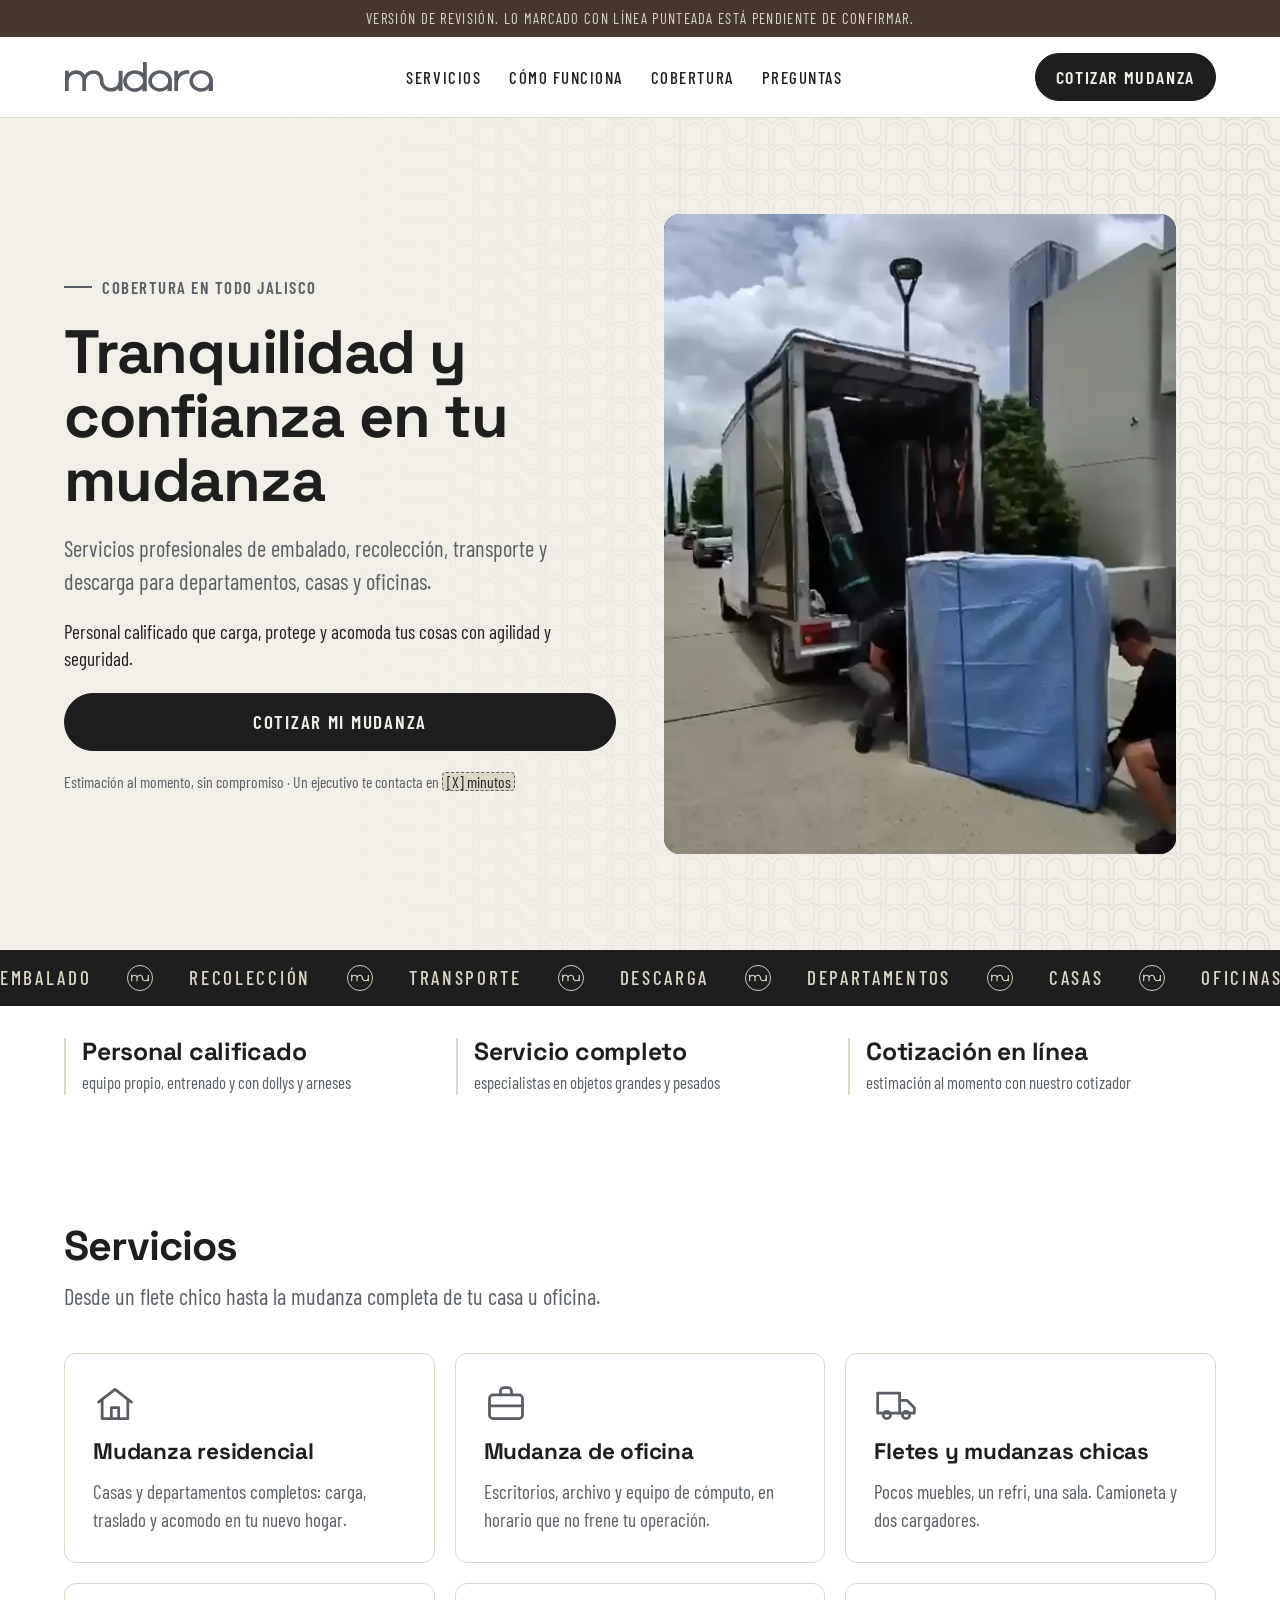
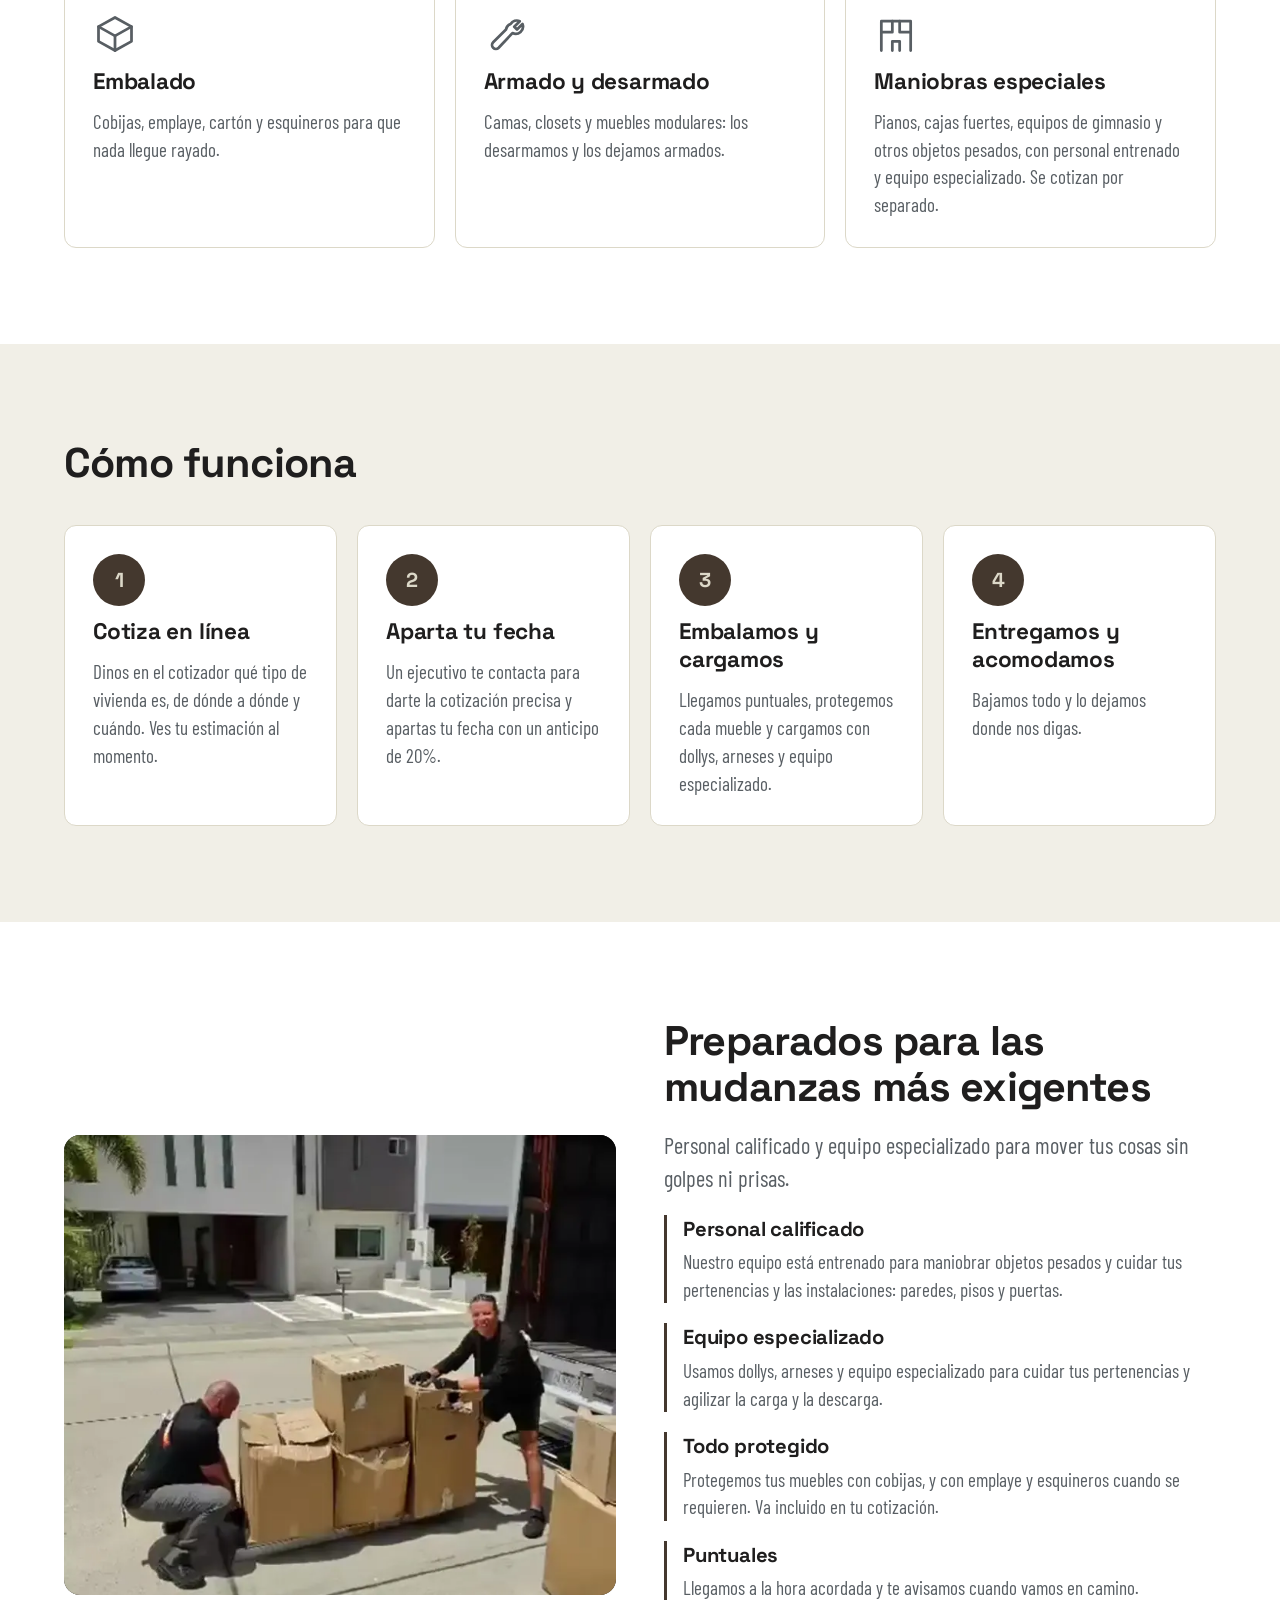
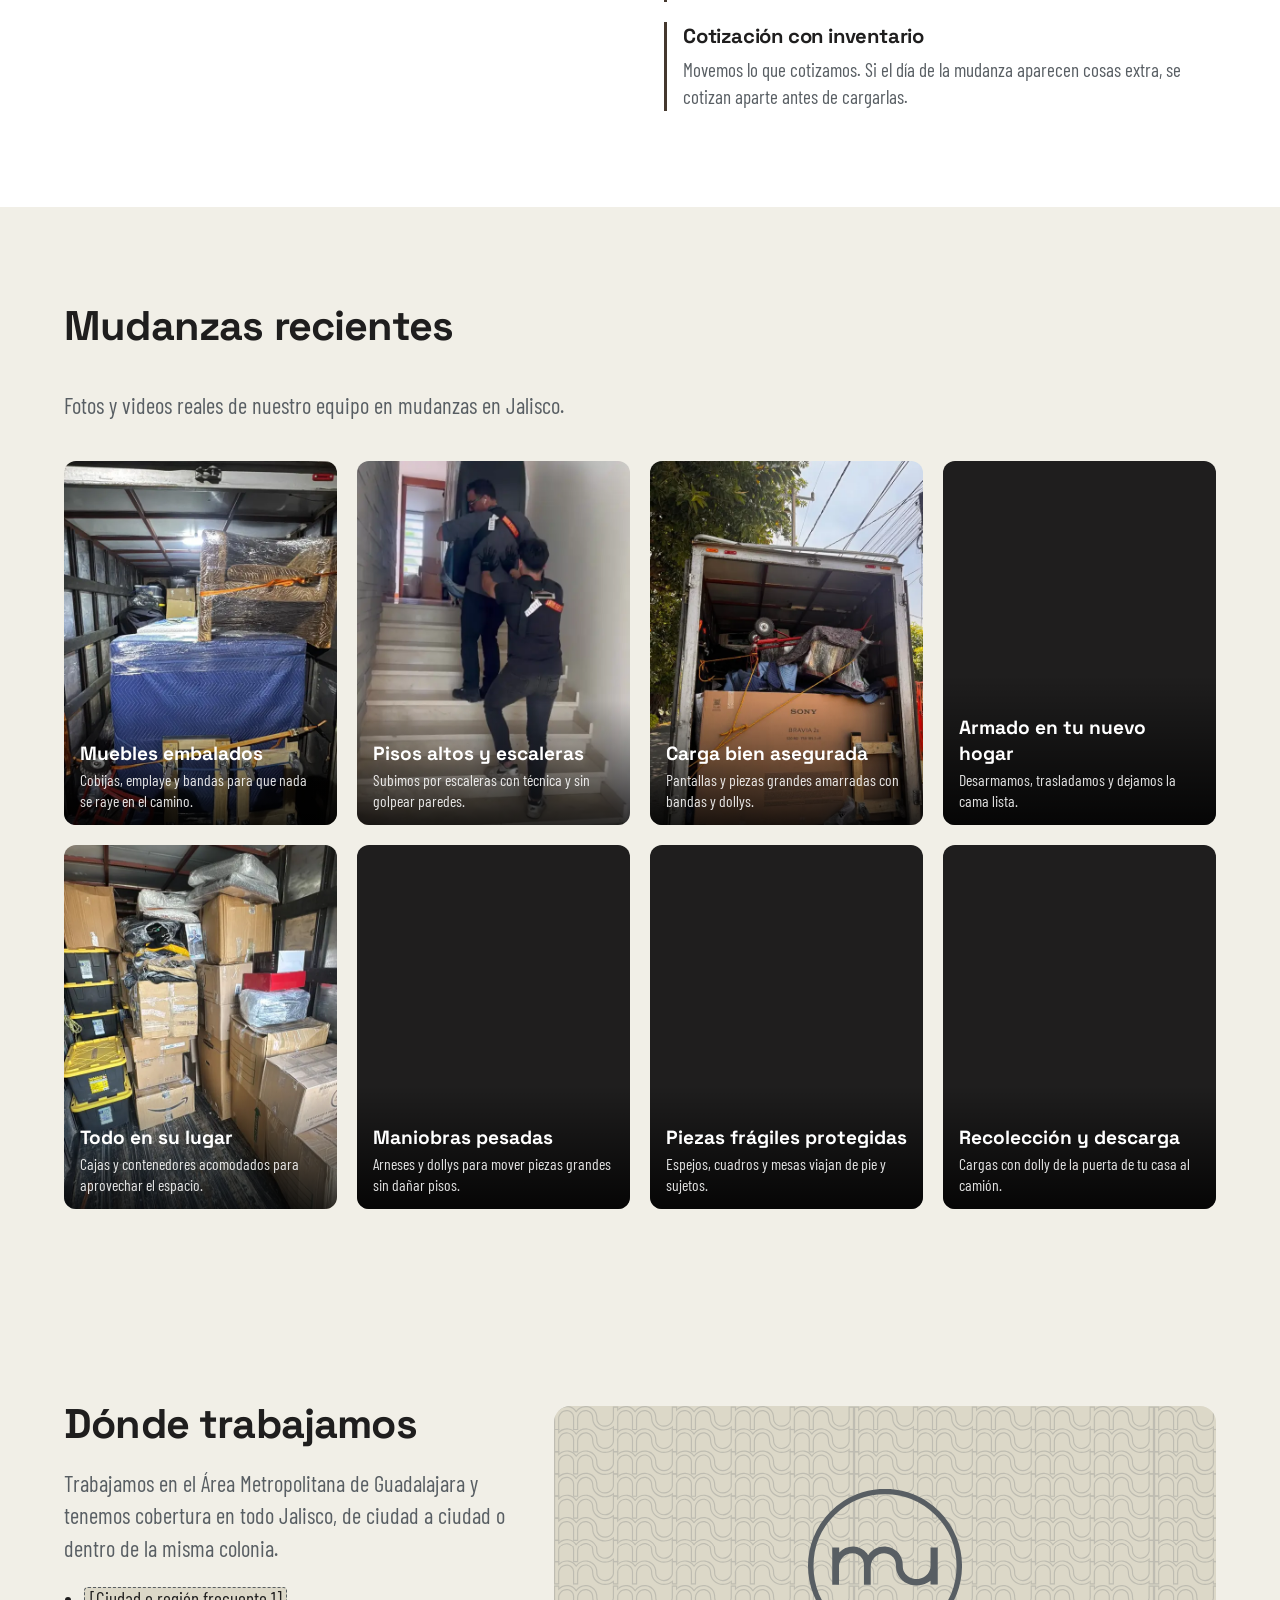
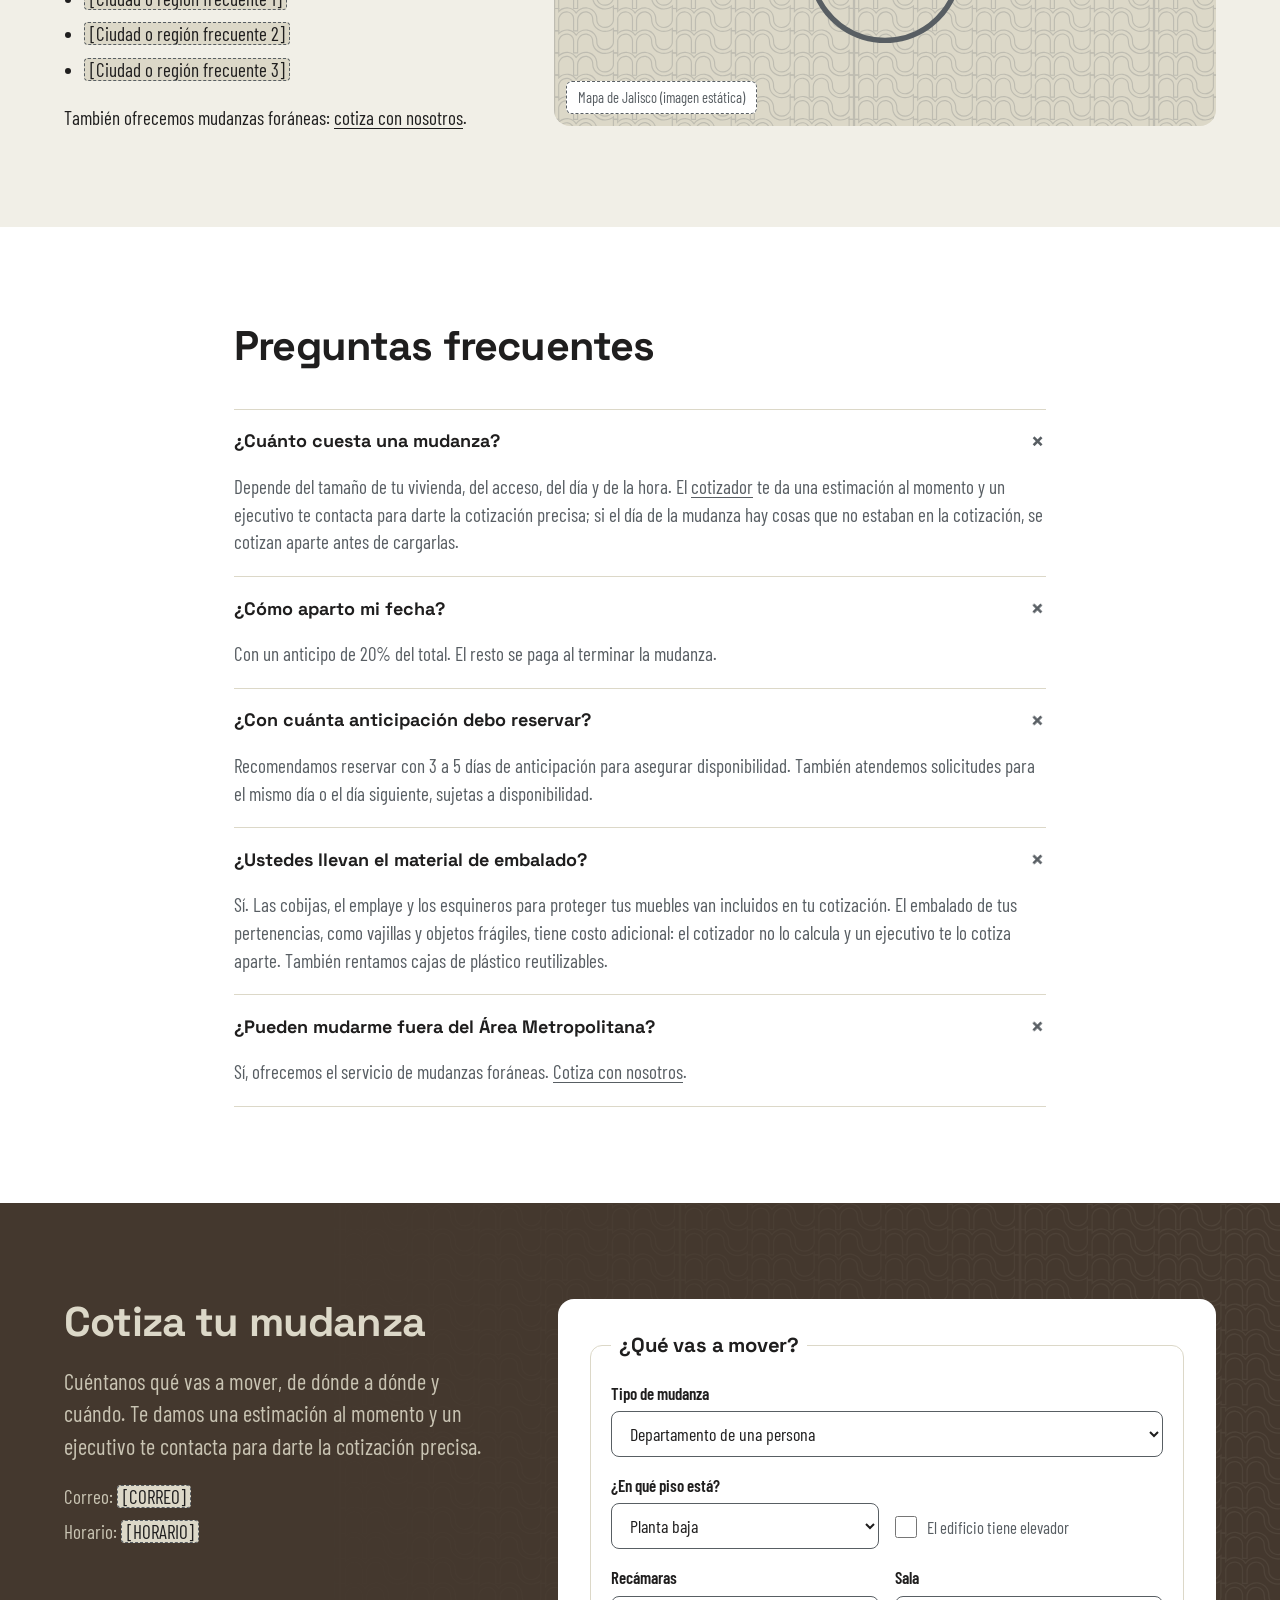
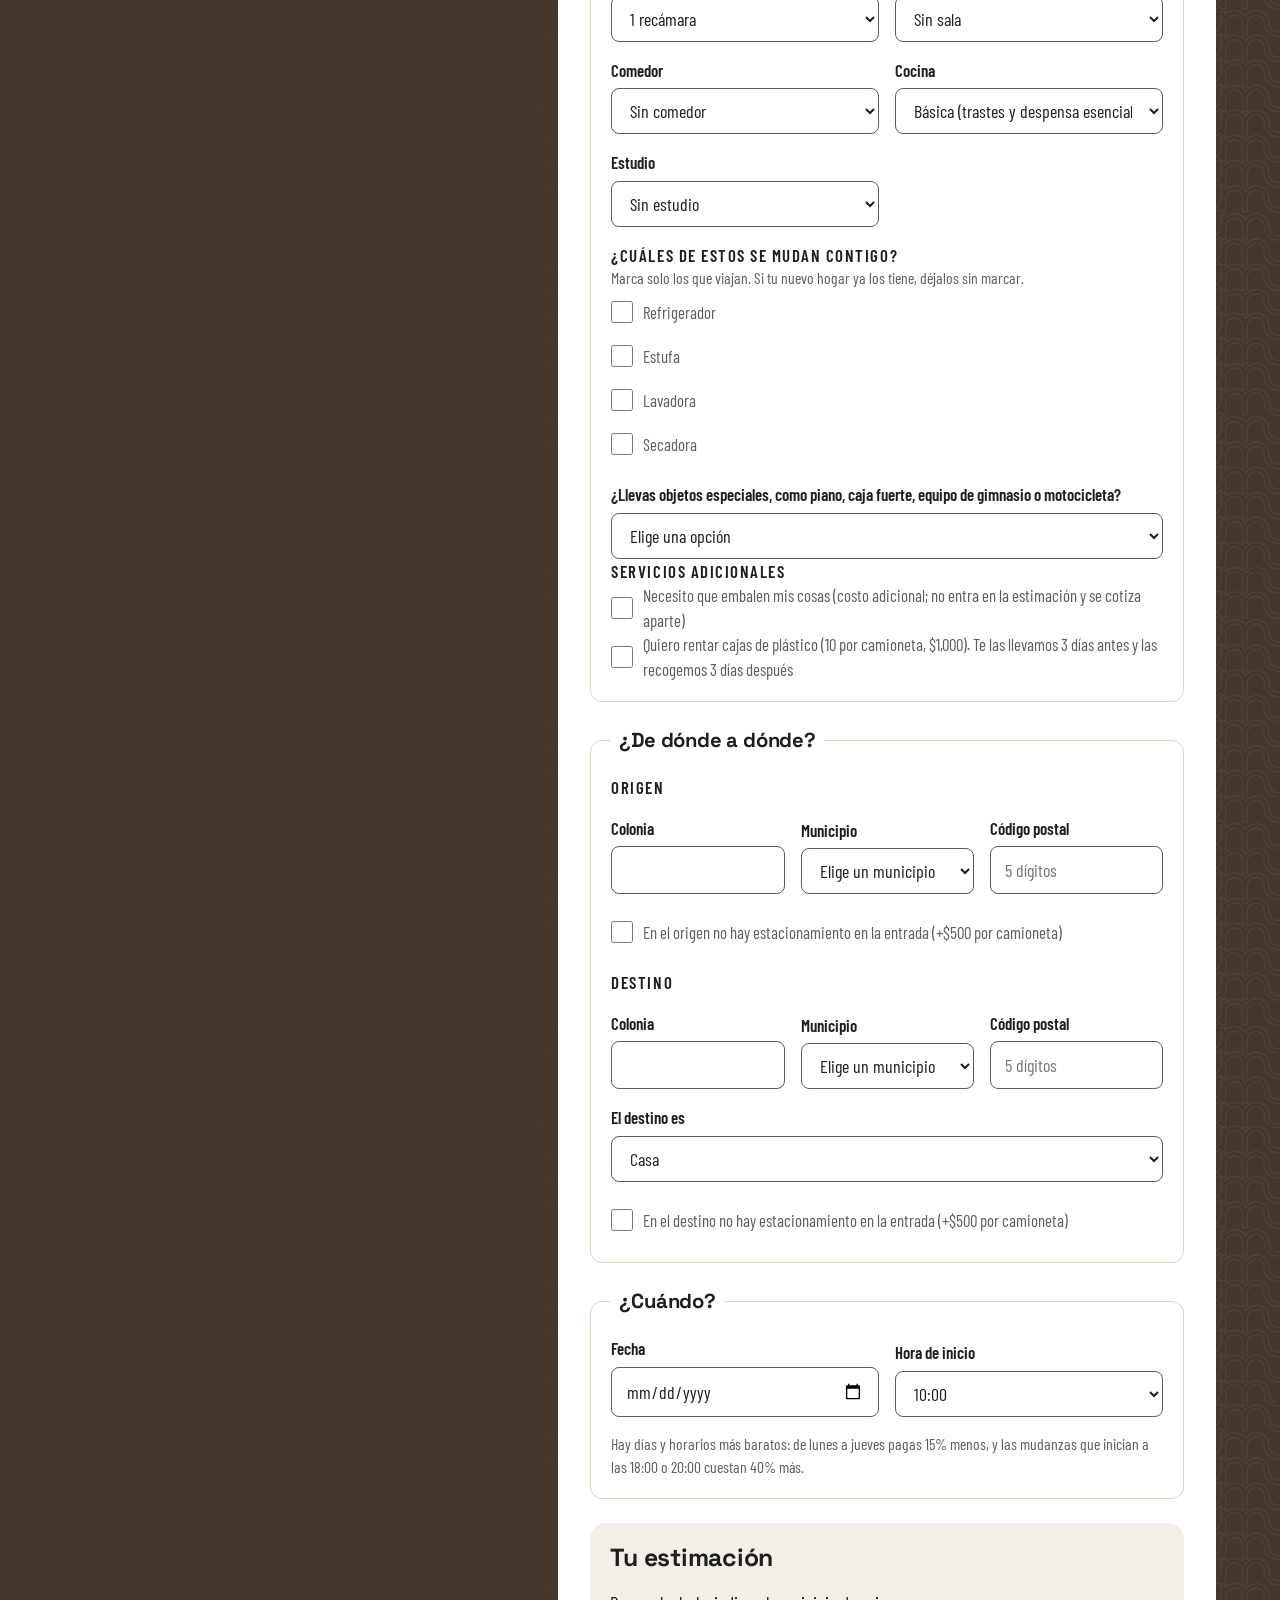
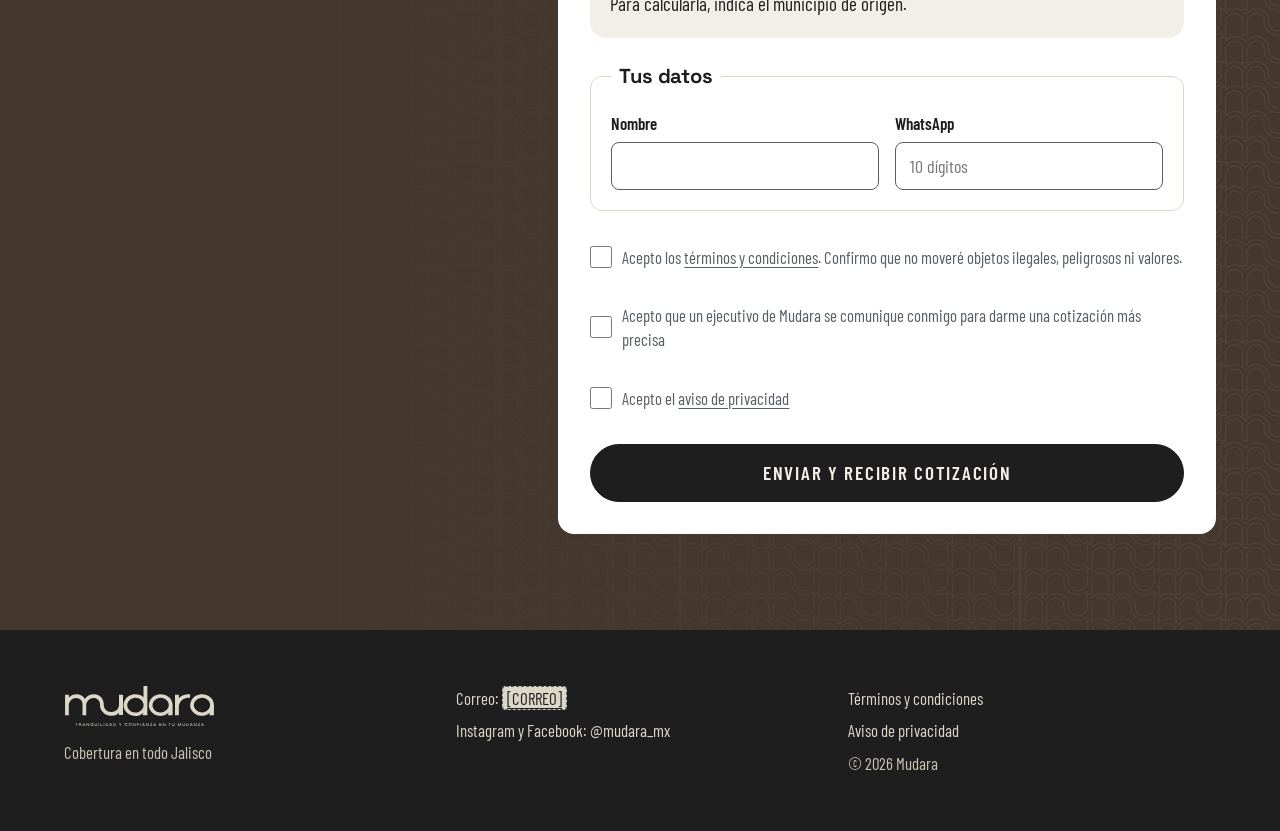
<file: index.html>
<!doctype html>
<html lang="es-MX">
<head>
<meta charset="utf-8">
<meta name="viewport" content="width=device-width, initial-scale=1">
<link rel="icon" href="assets/img/marca/isotipo.svg" type="image/svg+xml">
<title>Mudara | Mudanzas en Jalisco</title>
<meta name="description" content="Mudanzas de departamentos, casas y oficinas con cobertura en todo Jalisco, embalado y personal calificado. Cotiza en línea y recibe tu estimación al momento.">
<!-- Versión de revisión: quitar esta línea al lanzar (ver README) -->
<meta name="robots" content="noindex, nofollow">
<meta property="og:type" content="website">
<meta property="og:locale" content="es_MX">
<meta property="og:site_name" content="Mudara">
<meta property="og:title" content="Mudara | Mudanzas en Jalisco">
<meta property="og:description" content="Tranquilidad y confianza en tu mudanza. Cotiza en línea y recibe tu estimación al momento.">
<meta property="og:image" content="https://mudara.com.mx/assets/img/og.jpg">
<meta property="og:image:width" content="1200">
<meta property="og:image:height" content="630">
<meta name="twitter:card" content="summary_large_image">
<meta name="twitter:title" content="Mudara | Mudanzas en Jalisco">
<meta name="twitter:description" content="Tranquilidad y confianza en tu mudanza. Cotiza en línea y recibe tu estimación al momento.">
<meta name="twitter:image" content="https://mudara.com.mx/assets/img/og.jpg">
<link rel="stylesheet" href="assets/css/tokens.css?v=14">
<link rel="stylesheet" href="assets/css/main.css?v=14">
</head>
<body>
<a class="saltar" href="#contenido">Saltar al contenido</a>

<div class="aviso-revision" data-solo-revision>Versión de revisión. Lo marcado con línea punteada está pendiente de confirmar.</div>

<header class="encabezado">
  <div class="contenedor">
    <div class="encabezado-fila">
      <a class="marca" href="#inicio">
        <span class="logo" role="img" aria-label="Mudara"></span>
      </a>
      <nav class="nav-principal" aria-label="Principal">
        <a href="#servicios">Servicios</a>
        <a href="#como-funciona">Cómo funciona</a>
        <a href="#cobertura">Cobertura</a>
        <a href="#preguntas">Preguntas</a>
      </nav>
      <div class="encabezado-acciones">
        <a class="boton boton-relleno" href="#cotizar">Cotizar mudanza</a>
      </div>
      <button class="boton-menu" type="button" aria-label="Abrir menú" aria-expanded="false" aria-controls="menu-movil" data-menu-boton>
        <svg aria-hidden="true" width="24" height="24" viewBox="0 0 24 24" fill="none" stroke="currentColor" stroke-width="2" stroke-linecap="round"><path d="M4 7h16M4 12h16M4 17h16"/></svg>
      </button>
    </div>
    <nav class="menu-movil" id="menu-movil" aria-label="Menú" hidden data-menu>
      <a href="#servicios">Servicios</a>
      <a href="#como-funciona">Cómo funciona</a>
      <a href="#cobertura">Cobertura</a>
      <a href="#preguntas">Preguntas</a>
    </nav>
  </div>
</header>

<main id="contenido">

<section class="seccion seccion-alterna portada" id="inicio">
  <div class="contenedor portada-rejilla">
    <div class="portada-texto">
      <span class="etiqueta">Cobertura en todo Jalisco</span>
      <h1>Tranquilidad y confianza en tu mudanza</h1>
      <p class="intro">Servicios profesionales de embalado, recolección, transporte y descarga para departamentos, casas y oficinas.</p>
      <p>Personal calificado que carga, protege y acomoda tus cosas con agilidad y seguridad.</p>
      <div class="acciones">
        <a class="boton boton-relleno boton-grande" href="#cotizar">Cotizar mi mudanza</a>
      </div>
      <p class="microcopy">Estimación al momento, sin compromiso · Un ejecutivo te contacta en <span class="pendiente" data-config="tiempoRespuesta">[X] minutos</span></p>
    </div>
    <div class="foto foto-alta foto-real portada-media">
      <video class="foto-medio" autoplay muted loop playsinline preload="metadata" width="640" height="800"
        poster="assets/img/fotos/portada-mudara-equipo-descargando.webp"
        aria-label="Equipo Mudara descargando un mueble embalado del camión y subiendo cajas y muebles por las escaleras" data-video-portada>
        <source src="assets/video/portada-mudara.mp4" type="video/mp4">
      </video>
    </div>
  </div>
</section>

<div class="cinta" aria-hidden="true">
  <div class="cinta-pista"><ul><li>Embalado<i></i></li><li>Recolección<i></i></li><li>Transporte<i></i></li><li>Descarga<i></i></li><li>Departamentos<i></i></li><li>Casas<i></i></li><li>Oficinas<i></i></li></ul><ul><li>Embalado<i></i></li><li>Recolección<i></i></li><li>Transporte<i></i></li><li>Descarga<i></i></li><li>Departamentos<i></i></li><li>Casas<i></i></li><li>Oficinas<i></i></li></ul><ul><li>Embalado<i></i></li><li>Recolección<i></i></li><li>Transporte<i></i></li><li>Descarga<i></i></li><li>Departamentos<i></i></li><li>Casas<i></i></li><li>Oficinas<i></i></li></ul><ul><li>Embalado<i></i></li><li>Recolección<i></i></li><li>Transporte<i></i></li><li>Descarga<i></i></li><li>Departamentos<i></i></li><li>Casas<i></i></li><li>Oficinas<i></i></li></ul></div>
</div>

<section class="franja" aria-label="Por qué confiar en Mudara">
  <div class="contenedor franja-rejilla">
    <div class="dato" data-config-hide-if-empty hidden>
      <strong data-config="mudanzasRealizadas"></strong>
      <span>mudanzas realizadas</span>
    </div>
    <div class="dato"><strong>Personal calificado</strong><span>equipo propio, entrenado y con dollys y arneses</span></div>
    <div class="dato"><strong>Servicio completo</strong><span>especialistas en objetos grandes y pesados</span></div>
    <div class="dato"><strong>Cotización en línea</strong><span>estimación al momento con nuestro cotizador</span></div>
  </div>
</section>

<section class="seccion" id="servicios">
  <div class="contenedor pila">
    <div class="titulo-seccion">
      <h2>Servicios</h2>
      <p class="intro">Desde un flete chico hasta la mudanza completa de tu casa u oficina.</p>
    </div>
    <div class="rejilla-tarjetas">
      <article class="tarjeta">
        <svg class="icono" aria-hidden="true" viewBox="0 0 24 24"><path d="M3 11l9-7 9 7"/><path d="M5 9.5V20h14V9.5"/><path d="M10 20v-6h4v6"/></svg>
        <h3>Mudanza residencial</h3>
        <p>Casas y departamentos completos: carga, traslado y acomodo en tu nuevo hogar.</p>
      </article>
      <article class="tarjeta">
        <svg class="icono" aria-hidden="true" viewBox="0 0 24 24"><rect x="3" y="7" width="18" height="13" rx="2"/><path d="M9 7V5a2 2 0 0 1 2-2h2a2 2 0 0 1 2 2v2"/><path d="M3 13h18"/></svg>
        <h3>Mudanza de oficina</h3>
        <p>Escritorios, archivo y equipo de cómputo, en horario que no frene tu operación.</p>
      </article>
      <article class="tarjeta">
        <svg class="icono" aria-hidden="true" viewBox="0 0 24 24"><path d="M2 6h12v11H2z"/><path d="M14 10h4l4 4v3h-8"/><circle cx="7" cy="18" r="2"/><circle cx="17.5" cy="18" r="2"/></svg>
        <h3>Fletes y mudanzas chicas</h3>
        <p>Pocos muebles, un refri, una sala. Camioneta y dos cargadores.</p>
      </article>
      <article class="tarjeta">
        <svg class="icono" aria-hidden="true" viewBox="0 0 24 24"><path d="M12 3l9 5v8l-9 5-9-5V8z"/><path d="M3 8l9 5 9-5"/><path d="M12 13v8"/></svg>
        <h3>Embalado</h3>
        <p>Cobijas, emplaye, cartón y esquineros para que nada llegue rayado.</p>
      </article>
      <article class="tarjeta">
        <svg class="icono" aria-hidden="true" viewBox="0 0 24 24"><path d="M14.5 6.5a4 4 0 0 1 5-1.5l-3 3 1.5 1.5 3-3a4 4 0 0 1-5.5 5L8 19.5a2.1 2.1 0 0 1-3-3l7-7a4 4 0 0 1 2.5-3z"/></svg>
        <h3>Armado y desarmado</h3>
        <p>Camas, closets y muebles modulares: los desarmamos y los dejamos armados.</p>
      </article>
      <article class="tarjeta">
        <svg class="icono" aria-hidden="true" viewBox="0 0 24 24"><path d="M4 21V5h16v16"/><path d="M4 11h6V5"/><path d="M10 21v-5h4v5"/><path d="M14 5v6h6"/></svg>
        <h3>Maniobras especiales</h3>
        <p>Pianos, cajas fuertes, equipos de gimnasio y otros objetos pesados, con personal entrenado y equipo especializado. Se cotizan por separado.</p>
      </article>
    </div>
  </div>
</section>

<section class="seccion seccion-alterna" id="como-funciona">
  <div class="contenedor pila">
    <h2>Cómo funciona</h2>
    <ol class="rejilla-tarjetas rejilla-pasos">
      <li class="tarjeta">
        <span class="numero" aria-hidden="true">1</span>
        <h3>Cotiza en línea</h3>
        <p>Dinos en el cotizador qué tipo de vivienda es, de dónde a dónde y cuándo. Ves tu estimación al momento.</p>
      </li>
      <li class="tarjeta">
        <span class="numero" aria-hidden="true">2</span>
        <h3>Aparta tu fecha</h3>
        <p>Un ejecutivo te contacta para darte la cotización precisa y apartas tu fecha con un anticipo de <span data-config="anticipoPorcentaje">20%</span>.</p>
      </li>
      <li class="tarjeta">
        <span class="numero" aria-hidden="true">3</span>
        <h3>Embalamos y cargamos</h3>
        <p>Llegamos puntuales, protegemos cada mueble y cargamos con dollys, arneses y equipo especializado.</p>
      </li>
      <li class="tarjeta">
        <span class="numero" aria-hidden="true">4</span>
        <h3>Entregamos y acomodamos</h3>
        <p>Bajamos todo y lo dejamos donde nos digas.</p>
      </li>
    </ol>
  </div>
</section>

<section class="seccion" aria-labelledby="equipo-titulo">
  <div class="contenedor equipo-rejilla">
    <figure class="foto foto-alta foto-real">
      <img class="foto-medio" src="assets/img/fotos/equipo-mudara-con-camion.webp" width="720" height="900" loading="lazy" decoding="async"
        alt="Dos cargadores de Mudara con uniforme acomodan cajas en un dolly junto al camión, frente a una casa">
    </figure>
    <div class="equipo-texto">
      <h2 id="equipo-titulo">Preparados para las mudanzas más exigentes</h2>
      <p class="intro">Personal calificado y equipo especializado para mover tus cosas sin golpes ni prisas.</p>
      <ul class="razones">
        <li><strong>Personal calificado</strong><span>Nuestro equipo está entrenado para maniobrar objetos pesados y cuidar tus pertenencias y las instalaciones: paredes, pisos y puertas.</span></li>
        <li><strong>Equipo especializado</strong><span>Usamos dollys, arneses y equipo especializado para cuidar tus pertenencias y agilizar la carga y la descarga.</span></li>
        <li><strong>Todo protegido</strong><span>Protegemos tus muebles con cobijas, y con emplaye y esquineros cuando se requieren. Va incluido en tu cotización.</span></li>
        <li><strong>Puntuales</strong><span>Llegamos a la hora acordada y te avisamos cuando vamos en camino.</span></li>
        <li><strong>Cotización con inventario</strong><span>Movemos lo que cotizamos. Si el día de la mudanza aparecen cosas extra, se cotizan aparte antes de cargarlas.</span></li>
      </ul>
    </div>
  </div>
</section>

<section class="seccion seccion-alterna" aria-labelledby="recientes-titulo">
  <div class="contenedor pila">
    <h2 id="recientes-titulo">Mudanzas recientes</h2>
    <p class="intro">Fotos y videos reales de nuestro equipo en mudanzas en Jalisco.</p>
    <div class="galeria">
      <figure class="galeria-item">
        <img src="assets/img/fotos/mudanza-muebles-embalados-camion.webp" width="600" height="800" loading="lazy" decoding="async" alt="Muebles envueltos con cobijas azules y emplaye, asegurados con bandas dentro del camión">
        <figcaption><strong>Muebles embalados</strong><span>Cobijas, emplaye y bandas para que nada se raye en el camino.</span></figcaption>
      </figure>
      <figure class="galeria-item">
        <img src="assets/img/fotos/equipo-subiendo-escaleras.webp" width="600" height="800" loading="lazy" decoding="async" alt="Dos cargadores de Mudara suben un mueble embalado por una escalera interior">
        <figcaption><strong>Pisos altos y escaleras</strong><span>Subimos por escaleras con técnica y sin golpear paredes.</span></figcaption>
      </figure>
      <figure class="galeria-item">
        <img src="assets/img/fotos/carga-asegurada-con-bandas.webp" width="600" height="800" loading="lazy" decoding="async" alt="Camión abierto con una pantalla en caja y muebles sujetos con bandas naranjas">
        <figcaption><strong>Carga bien asegurada</strong><span>Pantallas y piezas grandes amarradas con bandas y dollys.</span></figcaption>
      </figure>
      <figure class="galeria-item">
        <img src="assets/img/fotos/cama-armada-nuevo-hogar.webp" width="600" height="800" loading="lazy" decoding="async" alt="Cargador de Mudara con un colchón emplayado junto a una cama ya armada en la recámara nueva">
        <figcaption><strong>Armado en tu nuevo hogar</strong><span>Desarmamos, trasladamos y dejamos la cama lista.</span></figcaption>
      </figure>
      <figure class="galeria-item">
        <img src="assets/img/fotos/cajas-y-contenedores-acomodados.webp" width="600" height="800" loading="lazy" decoding="async" alt="Cajas de cartón y contenedores amarillos apilados en orden dentro del camión">
        <figcaption><strong>Todo en su lugar</strong><span>Cajas y contenedores acomodados para aprovechar el espacio.</span></figcaption>
      </figure>
      <figure class="galeria-item">
        <img src="assets/img/fotos/maniobra-mueble-pesado-con-arnes.webp" width="600" height="800" loading="lazy" decoding="async" alt="Dos cargadores maniobran un mueble grande emplayado con arneses sobre piso de mármol">
        <figcaption><strong>Maniobras pesadas</strong><span>Arneses y dollys para mover piezas grandes sin dañar pisos.</span></figcaption>
      </figure>
      <figure class="galeria-item">
        <img src="assets/img/fotos/espejos-y-piezas-grandes-protegidas.webp" width="600" height="800" loading="lazy" decoding="async" alt="Interior del camión con espejos y piezas grandes protegidas y sujetas a los costados">
        <figcaption><strong>Piezas frágiles protegidas</strong><span>Espejos, cuadros y mesas viajan de pie y sujetos.</span></figcaption>
      </figure>
      <figure class="galeria-item">
        <img src="assets/img/fotos/cajas-con-dolly-escaleras.webp" width="600" height="800" loading="lazy" decoding="async" alt="Cargadores de Mudara suben una torre de cajas en dolly por escaleras exteriores">
        <figcaption><strong>Recolección y descarga</strong><span>Cargas con dolly de la puerta de tu casa al camión.</span></figcaption>
      </figure>
    </div>
  </div>
</section>

<section class="seccion" aria-labelledby="resenas-titulo" data-resenas hidden>
  <div class="contenedor pila">
    <div class="resenas-titulo">
      <h2 id="resenas-titulo">Lo que dicen nuestros clientes</h2>
      <a class="pendiente" href="#resenas-titulo" data-resenas-enlace>Ver reseñas en Google</a>
    </div>
    <p class="nota-revision" data-resenas-nota><span class="pendiente">Esta sección solo se publica con reseñas reales; sin ellas, no aparece en el sitio final.</span></p>
    <div class="rejilla-tarjetas" data-resenas-lista>
      <figure class="tarjeta resena"><blockquote><span class="pendiente">[Reseña real, copiada de Google o Facebook]</span></blockquote><figcaption><span class="pendiente">[Nombre] · [Colonia]</span></figcaption></figure>
      <figure class="tarjeta resena"><blockquote><span class="pendiente">[Reseña real, copiada de Google o Facebook]</span></blockquote><figcaption><span class="pendiente">[Nombre] · [Colonia]</span></figcaption></figure>
      <figure class="tarjeta resena"><blockquote><span class="pendiente">[Reseña real, copiada de Google o Facebook]</span></blockquote><figcaption><span class="pendiente">[Nombre] · [Colonia]</span></figcaption></figure>
    </div>
  </div>
</section>

<section class="seccion seccion-alterna" id="cobertura">
  <div class="contenedor cobertura-rejilla">
    <div class="cobertura-texto">
      <h2>Dónde trabajamos</h2>
      <p class="intro">Trabajamos en el Área Metropolitana de Guadalajara y tenemos cobertura en todo Jalisco, de ciudad a ciudad o dentro de la misma colonia.</p>
      <ul class="lista-ciudades" data-ciudades>
        <li><span class="pendiente">[Ciudad o región frecuente 1]</span></li>
        <li><span class="pendiente">[Ciudad o región frecuente 2]</span></li>
        <li><span class="pendiente">[Ciudad o región frecuente 3]</span></li>
      </ul>
      <p>También ofrecemos mudanzas foráneas: <a href="#cotizar">cotiza con nosotros</a>.</p>
    </div>
    <div class="foto foto-patron" role="img" aria-label="Espacio para mapa estático de Jalisco">
      <span class="arte arte-isotipo" aria-hidden="true"></span>
      <span class="foto-nota" data-solo-revision>Mapa de Jalisco (imagen estática)</span>
    </div>
  </div>
</section>

<section class="seccion" id="preguntas">
  <div class="contenedor preguntas pila">
    <h2>Preguntas frecuentes</h2>
    <div class="preguntas-lista">
      <details>
        <summary>¿Cuánto cuesta una mudanza?</summary>
        <p>Depende del tamaño de tu vivienda, del acceso, del día y de la hora. El <a href="#cotizar">cotizador</a> te da una estimación al momento y un ejecutivo te contacta para darte la cotización precisa; si el día de la mudanza hay cosas que no estaban en la cotización, se cotizan aparte antes de cargarlas.</p>
      </details>
      <details>
        <summary>¿Cómo aparto mi fecha?</summary>
        <p>Con un anticipo de <span data-config="anticipoPorcentaje">20%</span> del total. El resto se paga al terminar la mudanza.</p>
      </details>
      <details>
        <summary>¿Con cuánta anticipación debo reservar?</summary>
        <p>Recomendamos reservar con 3 a 5 días de anticipación para asegurar disponibilidad. También atendemos solicitudes para el mismo día o el día siguiente, sujetas a disponibilidad.</p>
      </details>
      <details>
        <summary>¿Ustedes llevan el material de embalado?</summary>
        <p>Sí. Las cobijas, el emplaye y los esquineros para proteger tus muebles van incluidos en tu cotización. El embalado de tus pertenencias, como vajillas y objetos frágiles, tiene costo adicional: el cotizador no lo calcula y un ejecutivo te lo cotiza aparte. También rentamos cajas de plástico reutilizables.</p>
      </details>
      <details>
        <summary>¿Pueden mudarme fuera del Área Metropolitana?</summary>
        <p>Sí, ofrecemos el servicio de mudanzas foráneas. <a href="#cotizar">Cotiza con nosotros</a>.</p>
      </details>
    </div>
  </div>
</section>

<section class="seccion seccion-oscura" id="cotizar">
  <div class="contenedor cotizar-rejilla">
    <div class="cotizar-texto">
      <h2>Cotiza tu mudanza</h2>
      <p class="intro">Cuéntanos qué vas a mover, de dónde a dónde y cuándo. Te damos una estimación al momento y un ejecutivo te contacta para darte la cotización precisa.</p>
      <div class="cotizar-datos">
        <span>Correo: <span class="pendiente" data-config="correo">[CORREO]</span></span>
        <span>Horario: <span class="pendiente" data-config="horario">[HORARIO]</span></span>
      </div>
    </div>

    <form class="formulario cotizador-form" data-formulario data-cotizador>
      <fieldset>
        <legend>¿Qué vas a mover?</legend>
        <label class="campo">Tipo de mudanza
          <select name="tipo">
            <optgroup label="Departamento">
              <option value="depto-soltero">Departamento de una persona</option>
              <option value="depto-pareja">Departamento de pareja</option>
              <option value="depto-familiar">Departamento familiar</option>
            </optgroup>
            <optgroup label="Casa">
              <option value="casa-soltero">Casa de una persona</option>
              <option value="casa-pareja">Casa de pareja</option>
              <option value="casa-hijos">Casa de pareja con hijos</option>
              <option value="casa-extendida">Casa de familia extendida</option>
            </optgroup>
            <optgroup label="Otros">
              <option value="oficina">Oficina</option>
              <option value="flete">Solo unas cuantas cosas (flete)</option>
            </optgroup>
          </select>
        </label>
        <div class="rejilla-numeros" data-tipos="depto">
          <label class="campo">¿En qué piso está?
            <select name="origenPiso">
              <option value="1">Planta baja</option><option value="2">2.º piso</option><option value="3">3.er piso</option><option value="4">4.º piso</option><option value="5">5.º piso o más</option>
            </select>
          </label>
          <label class="campo-acepto"><input type="checkbox" name="origenElevador"> <span>El edificio tiene elevador</span></label>
        </div>
        <div class="rejilla-interiores" data-tipos="casa depto">
          <label class="campo">Recámaras <select name="recamaras"></select></label>
          <label class="campo">Sala <select name="sala"></select></label>
          <label class="campo">Comedor <select name="comedor"></select></label>
          <label class="campo">Cocina <select name="cocina"></select></label>
          <label class="campo">Estudio <select name="estudio"></select></label>
          <label class="campo" data-tipos="casa">Bodega o patio <select name="bodega"></select></label>
        </div>
        <div data-tipos="casa depto">
          <p class="acceso-titulo">¿Cuáles de estos se mudan contigo?</p>
          <p class="microcopy">Marca solo los que viajan. Si tu nuevo hogar ya los tiene, déjalos sin marcar.</p>
          <label class="campo-acepto"><input type="checkbox" name="electro" value="refrigerador"> <span>Refrigerador</span></label>
          <label class="campo-acepto"><input type="checkbox" name="electro" value="estufa"> <span>Estufa</span></label>
          <label class="campo-acepto"><input type="checkbox" name="electro" value="lavadora"> <span>Lavadora</span></label>
          <label class="campo-acepto"><input type="checkbox" name="electro" value="secadora"> <span>Secadora</span></label>
        </div>
        <div data-tipos="casa depto">
          <label class="campo">¿Llevas objetos especiales, como piano, caja fuerte, equipo de gimnasio o motocicleta?
            <select name="hayEspeciales">
              <option value="" selected>Elige una opción</option>
              <option value="no">No</option>
              <option value="si">Sí</option>
            </select>
          </label>
          <div data-especiales hidden>
            <p class="acceso-titulo">Marca los que piensas mover</p>
            <label class="campo-acepto"><input type="checkbox" name="especial" value="instrumentos musicales grandes"> <span>Instrumentos musicales grandes (como piano o batería)</span></label>
            <label class="campo-acepto"><input type="checkbox" name="especial" value="caja fuerte"> <span>Caja fuerte</span></label>
            <label class="campo-acepto"><input type="checkbox" name="especial" value="obras de arte"> <span>Obras de arte</span></label>
            <label class="campo-acepto"><input type="checkbox" name="especial" value="equipo de gimnasio"> <span>Equipo de gimnasio</span></label>
            <label class="campo-acepto"><input type="checkbox" name="especial" value="refrigerador grande"> <span>Refrigerador grande (más de 24 pies cúbicos)</span></label>
            <label class="campo-acepto"><input type="checkbox" name="especial" value="centro de lavado"> <span>Centro de lavado</span></label>
            <label class="campo-acepto"><input type="checkbox" name="especial" value="motocicleta"> <span>Motocicleta</span></label>
            <label class="campo-acepto"><input type="checkbox" name="especial" value="comedor con cubierta de mármol"> <span>Comedor con cubierta de mármol</span></label>
            <label class="campo-acepto"><input type="checkbox" name="especial" value="macetas grandes"> <span>Macetas grandes</span></label>
            <p class="microcopy">Las maniobras especiales con los objetos de esta lista se cotizan por separado según el criterio de nuestros ejecutivos.</p>
          </div>
          <p class="acceso-titulo">Servicios adicionales</p>
          <label class="campo-acepto"><input type="checkbox" name="embalado"> <span>Necesito que embalen mis cosas (costo adicional; no entra en la estimación y se cotiza aparte)</span></label>
          <label class="campo-acepto"><input type="checkbox" name="cajas"> <span>Quiero rentar cajas de plástico (10 por camioneta, $1,000). Te las llevamos 3 días antes y las recogemos 3 días después</span></label>
        </div>
      </fieldset>

      <fieldset>
        <legend>¿De dónde a dónde?</legend>
        <p class="acceso-titulo">Origen</p>
        <div class="rejilla-numeros">
          <label class="campo">Colonia
            <input type="text" name="origenColonia" required data-error="Escribe la colonia de origen.">
          </label>
          <label class="campo">Municipio
            <select name="origen">
              <option value="">Elige un municipio</option>
              <option>Guadalajara</option><option>Zapopan</option><option>Tlaquepaque</option><option>Tlajomulco</option><option>Tonalá</option>
              <option value="fuera">Otro (fuera de la zona)</option>
            </select>
          </label>
          <label class="campo">Código postal
            <input type="text" name="origenCP" inputmode="numeric" pattern="[0-9]{5}" maxlength="5" placeholder="5 dígitos" required data-error="Escribe el código postal de origen a 5 dígitos.">
          </label>
        </div>
        <label class="campo-acepto"><input type="checkbox" name="origenSinEstacionar"> <span>En el origen no hay estacionamiento en la entrada (+$500 por camioneta)</span></label>
        <p class="acceso-titulo">Destino</p>
        <div class="rejilla-numeros">
          <label class="campo">Colonia
            <input type="text" name="destinoColonia" required data-error="Escribe la colonia de destino.">
          </label>
          <label class="campo">Municipio
            <select name="destino">
              <option value="">Elige un municipio</option>
              <option>Guadalajara</option><option>Zapopan</option><option>Tlaquepaque</option><option>Tlajomulco</option><option>Tonalá</option>
              <option value="fuera">Otro (fuera de la zona)</option>
            </select>
          </label>
          <label class="campo">Código postal
            <input type="text" name="destinoCP" inputmode="numeric" pattern="[0-9]{5}" maxlength="5" placeholder="5 dígitos" required data-error="Escribe el código postal de destino a 5 dígitos.">
          </label>
        </div>
        <label class="campo">El destino es
          <select name="destinoTipo">
            <option value="casa">Casa</option>
            <option value="departamento">Departamento</option>
          </select>
        </label>
        <div class="rejilla-numeros" data-destino-depto>
          <label class="campo">¿En qué piso está el destino?
            <select name="destinoPiso">
              <option value="1">Planta baja</option><option value="2">2.º piso</option><option value="3">3.er piso</option><option value="4">4.º piso</option><option value="5">5.º piso o más</option>
            </select>
          </label>
          <label class="campo-acepto"><input type="checkbox" name="destinoElevador"> <span>El edificio tiene elevador</span></label>
        </div>
        <label class="campo-acepto"><input type="checkbox" name="destinoSinEstacionar"> <span>En el destino no hay estacionamiento en la entrada (+$500 por camioneta)</span></label>
      </fieldset>

      <fieldset>
        <legend>¿Cuándo?</legend>
        <div class="rejilla-numeros">
          <label class="campo">Fecha <input type="date" name="fecha"></label>
          <label class="campo">Hora de inicio
            <select name="horario">
              <option>10:00</option><option>12:00</option><option>14:00</option><option>16:00</option><option>18:00</option><option>20:00</option>
            </select>
          </label>
        </div>
        <p class="microcopy">Hay días y horarios más baratos: de lunes a jueves pagas 15% menos, y las mudanzas que inician a las 18:00 o 20:00 cuestan 40% más.</p>
      </fieldset>

      <div class="cotizador-resultado" aria-live="polite" data-resultado></div>

      <fieldset>
        <legend>Tus datos</legend>
        <div class="rejilla-numeros">
          <label class="campo">Nombre
            <input type="text" name="nombre" autocomplete="name" required data-mensaje="Nombre" data-error="Escribe tu nombre.">
          </label>
          <label class="campo">WhatsApp
            <input type="tel" name="whatsapp" autocomplete="tel-national" inputmode="numeric" pattern="[0-9]{10}" maxlength="10" placeholder="10 dígitos" required data-mensaje="WhatsApp" data-error="Escribe tu WhatsApp a 10 dígitos, sin espacios.">
          </label>
        </div>
      </fieldset>
      <input type="hidden" name="solicitud" data-mensaje="Solicitud" data-resumen>
      <div class="trampa" aria-hidden="true">
        <label>No llenar este campo
          <input type="text" name="sitio" tabindex="-1" autocomplete="off" data-trampa>
        </label>
      </div>
      <label class="campo-acepto">
        <input type="checkbox" required data-error="Para enviar, acepta los términos y condiciones.">
        <span>Acepto los <a href="terminos.html" target="_blank" rel="noopener">términos y condiciones</a>. Confirmo que no moveré objetos ilegales, peligrosos ni valores.</span>
      </label>
      <label class="campo-acepto">
        <input type="checkbox" required data-error="Para enviar, acepta que un ejecutivo se comunique contigo.">
        <span>Acepto que un ejecutivo de Mudara se comunique conmigo para darme una cotización más precisa</span>
      </label>
      <label class="campo-acepto">
        <input type="checkbox" required data-error="Para enviar, acepta el aviso de privacidad.">
        <span>Acepto el <a href="aviso-de-privacidad.html" target="_blank" rel="noopener">aviso de privacidad</a></span>
      </label>
      <button class="boton boton-relleno boton-grande" type="submit">Enviar y recibir cotización</button>
      <div class="formulario-estado" role="status" tabindex="-1" hidden data-formulario-estado></div>
    </form>
  </div>
</section>

</main>

<footer class="pie">
  <div class="contenedor pie-rejilla">
    <div class="pie-columna">
      <span class="logo logo-lema" role="img" aria-label="Mudara. Tranquilidad y confianza en tu mudanza"></span>
      <span class="texto-secundario">Cobertura en todo Jalisco</span>
    </div>
    <div class="pie-columna">
      <span>Correo: <a class="pendiente" href="#cotizar" data-config="correo">[CORREO]</a></span>
      <span>Instagram y Facebook: @mudara_mx</span>
    </div>
    <div class="pie-columna">
      <a href="terminos.html">Términos y condiciones</a>
      <a href="aviso-de-privacidad.html">Aviso de privacidad</a>
      <span class="texto-secundario">© <span data-anio>2026</span> Mudara</span>
    </div>
  </div>
</footer>

<div class="barra-movil">
  <a class="boton boton-relleno" href="#cotizar">Cotizar mi mudanza</a>
</div>

<script src="assets/js/config.js?v=14"></script>
<script src="assets/js/main.js?v=14"></script>
<script src="assets/js/cotizador.js?v=14"></script>
</body>
</html>
</file>
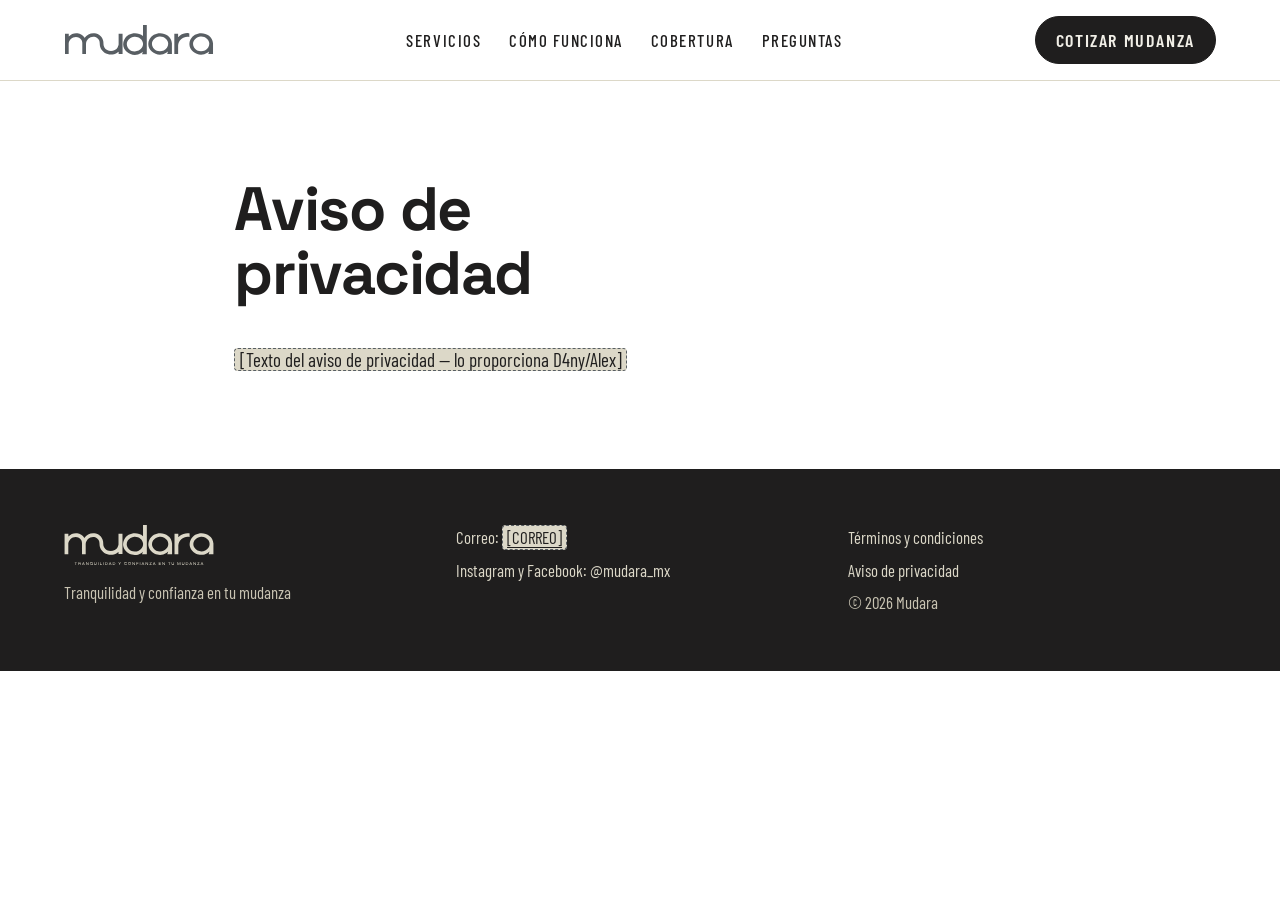
<file: aviso-de-privacidad.html>
<!doctype html>
<html lang="es-MX">
<head>
<meta charset="utf-8">
<meta name="viewport" content="width=device-width, initial-scale=1">
<link rel="icon" href="assets/img/marca/isotipo.svg" type="image/svg+xml">
<title>Aviso de privacidad | Mudara</title>
<meta name="description" content="Aviso de privacidad de Mudara, empresa de mudanzas en Jalisco.">
<!-- Versión de revisión: quitar esta línea al lanzar (ver README) -->
<meta name="robots" content="noindex, nofollow">
<link rel="stylesheet" href="assets/css/tokens.css?v=14">
<link rel="stylesheet" href="assets/css/main.css?v=14">
</head>
<body>
<a class="saltar" href="#contenido">Saltar al contenido</a>

<header class="encabezado">
  <div class="contenedor">
    <div class="encabezado-fila">
      <a class="marca" href="index.html">
        <span class="logo" role="img" aria-label="Mudara"></span>
      </a>
      <nav class="nav-principal" aria-label="Principal">
        <a href="index.html#servicios">Servicios</a>
        <a href="index.html#como-funciona">Cómo funciona</a>
        <a href="index.html#cobertura">Cobertura</a>
        <a href="index.html#preguntas">Preguntas</a>
      </nav>
      <div class="encabezado-acciones">
        <a class="boton boton-relleno" href="index.html#cotizar">Cotizar mudanza</a>
      </div>
      <button class="boton-menu" type="button" aria-label="Abrir menú" aria-expanded="false" aria-controls="menu-movil" data-menu-boton>
        <svg aria-hidden="true" width="24" height="24" viewBox="0 0 24 24" fill="none" stroke="currentColor" stroke-width="2" stroke-linecap="round"><path d="M4 7h16M4 12h16M4 17h16"/></svg>
      </button>
    </div>
    <nav class="menu-movil" id="menu-movil" aria-label="Menú" hidden data-menu>
      <a href="index.html#servicios">Servicios</a>
      <a href="index.html#como-funciona">Cómo funciona</a>
      <a href="index.html#cobertura">Cobertura</a>
      <a href="index.html#preguntas">Preguntas</a>
    </nav>
  </div>
</header>

<main id="contenido" class="seccion">
  <div class="contenedor pagina-simple pila">
    <h1>Aviso de privacidad</h1>
    <p><span class="pendiente">[Texto del aviso de privacidad — lo proporciona D4ny/Alex]</span></p>
  </div>
</main>

<footer class="pie">
  <div class="contenedor pie-rejilla">
    <div class="pie-columna">
      <span class="logo logo-lema" role="img" aria-label="Mudara. Tranquilidad y confianza en tu mudanza"></span>
      <span class="texto-secundario">Tranquilidad y confianza en tu mudanza</span>
    </div>
    <div class="pie-columna">
      <span>Correo: <a class="pendiente" href="index.html#cotizar" data-config="correo">[CORREO]</a></span>
      <span>Instagram y Facebook: @mudara_mx</span>
    </div>
    <div class="pie-columna">
      <a href="terminos.html">Términos y condiciones</a>
      <a href="aviso-de-privacidad.html" aria-current="page">Aviso de privacidad</a>
      <span class="texto-secundario">© <span data-anio>2026</span> Mudara</span>
    </div>
  </div>
</footer>

<div class="barra-movil">
  <a class="boton boton-relleno" href="index.html#cotizar">Cotizar mi mudanza</a>
</div>

<script src="assets/js/config.js?v=14"></script>
<script src="assets/js/main.js?v=14"></script>
</body>
</html>
</file>
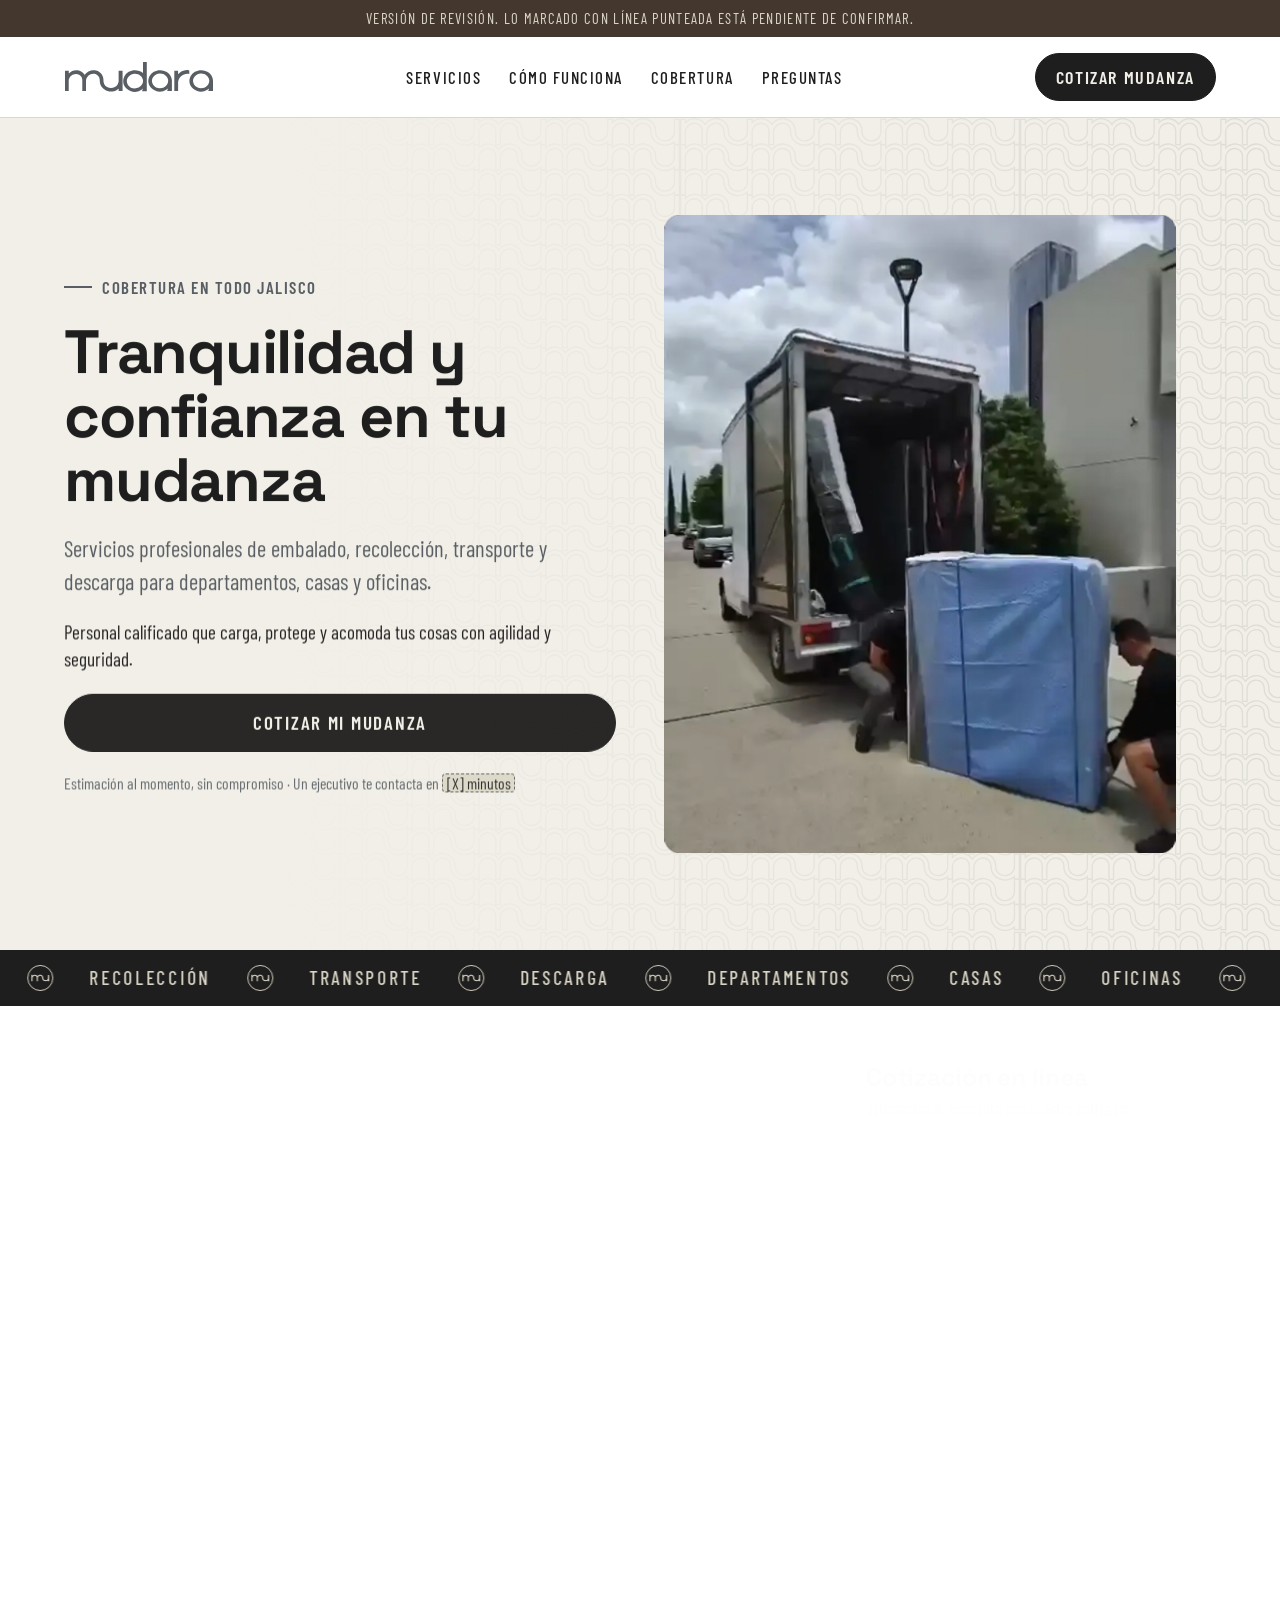
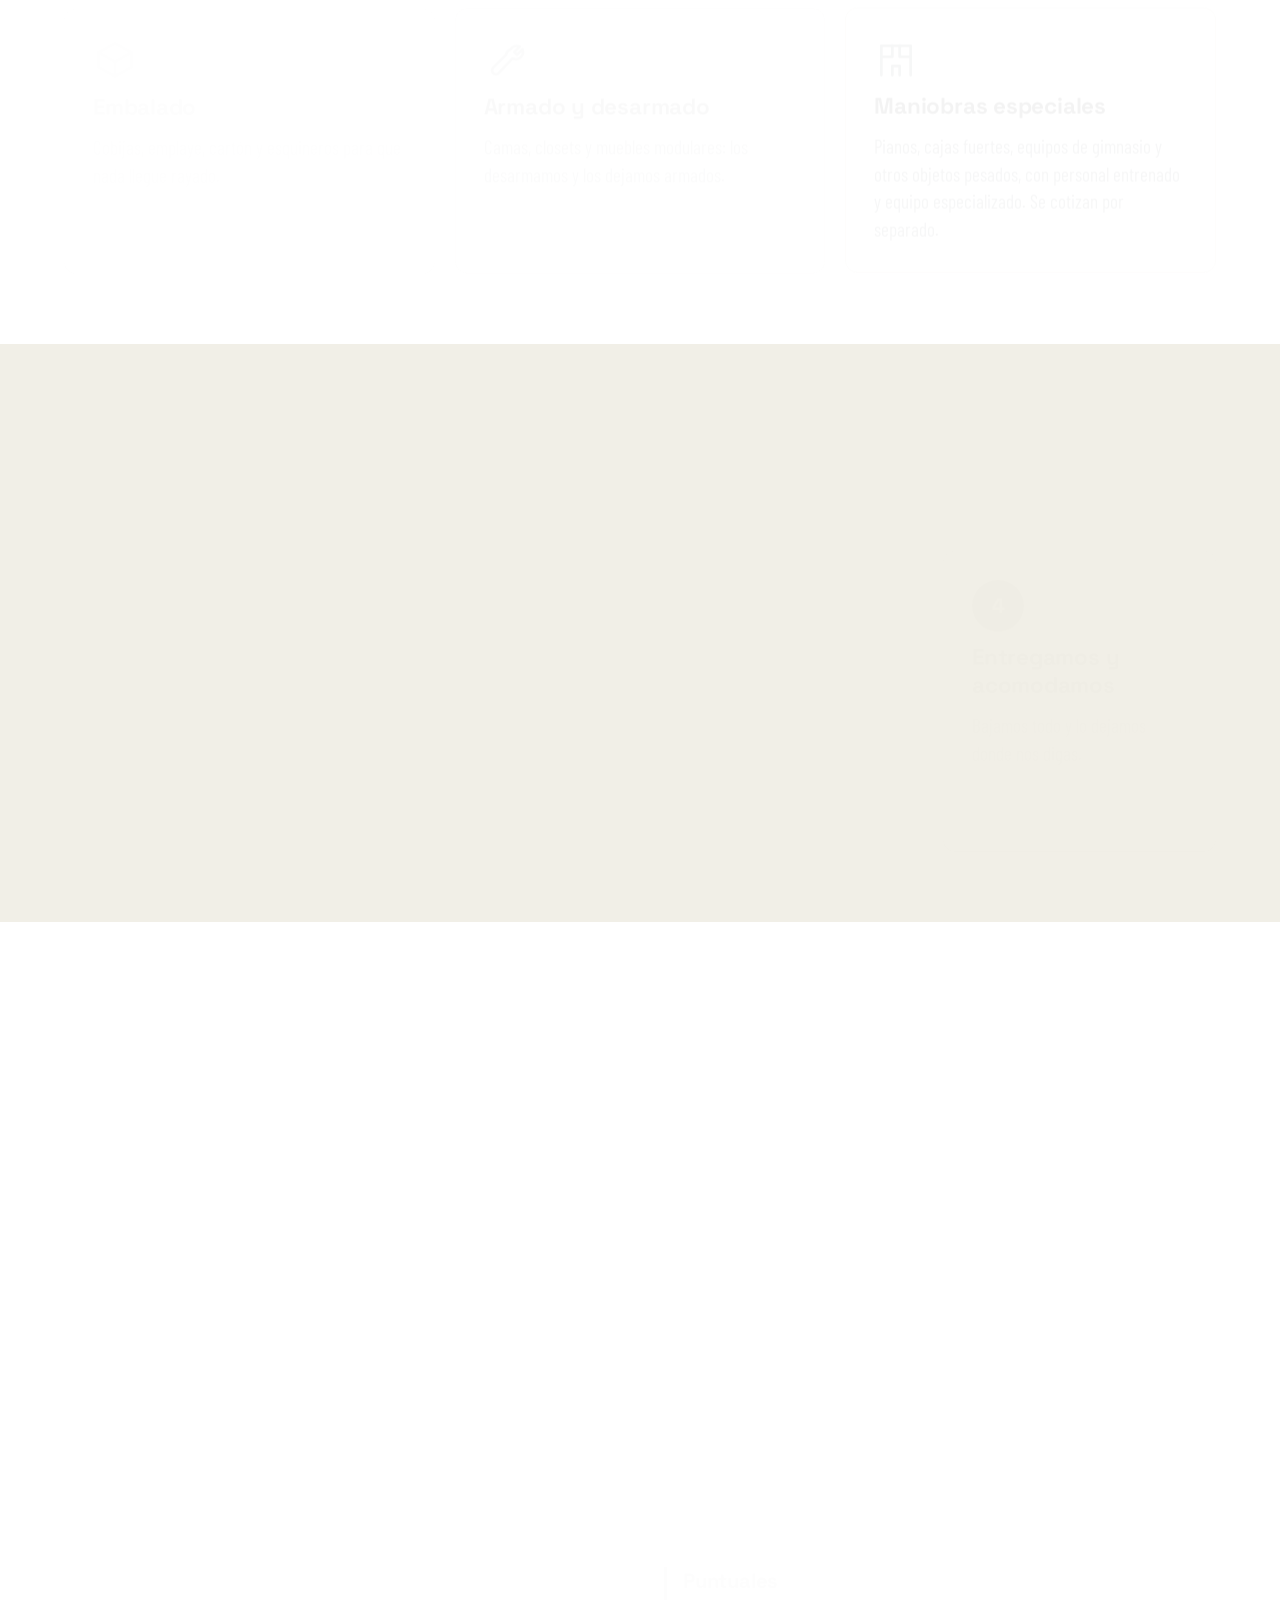
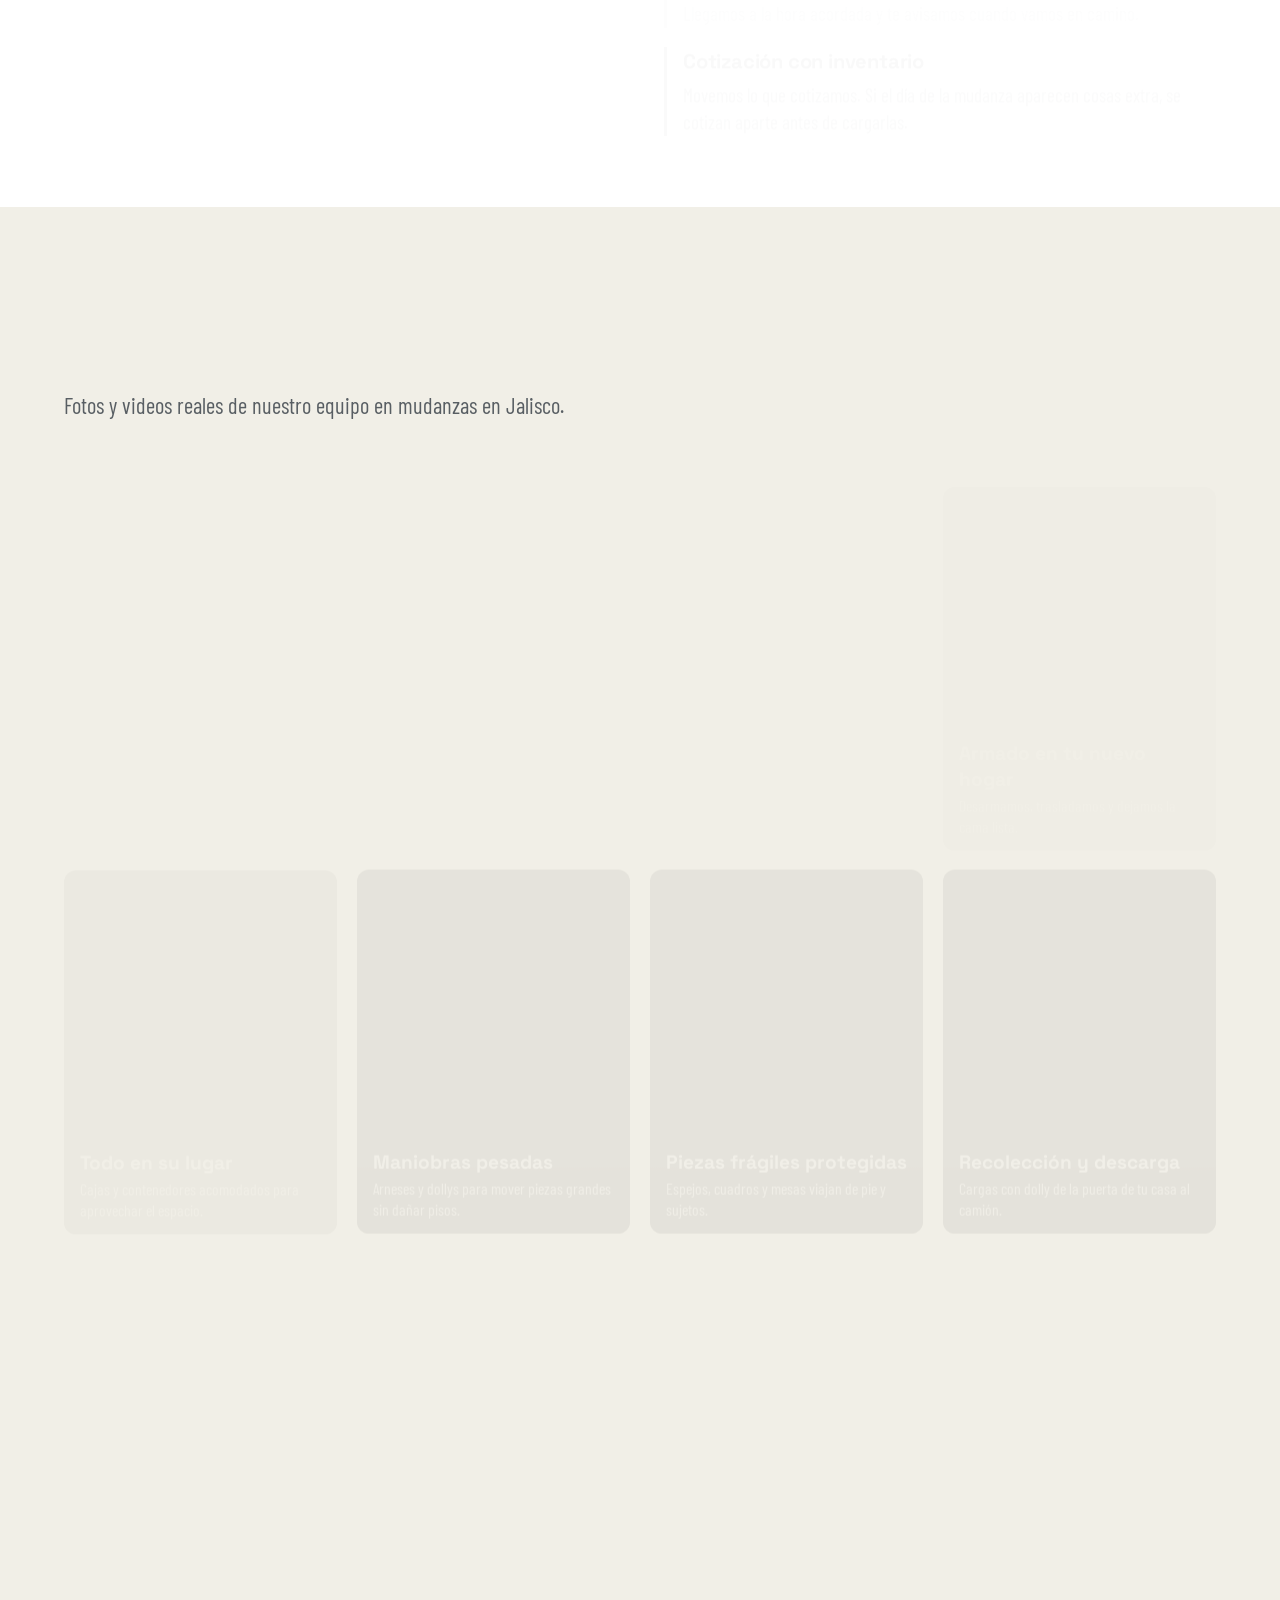
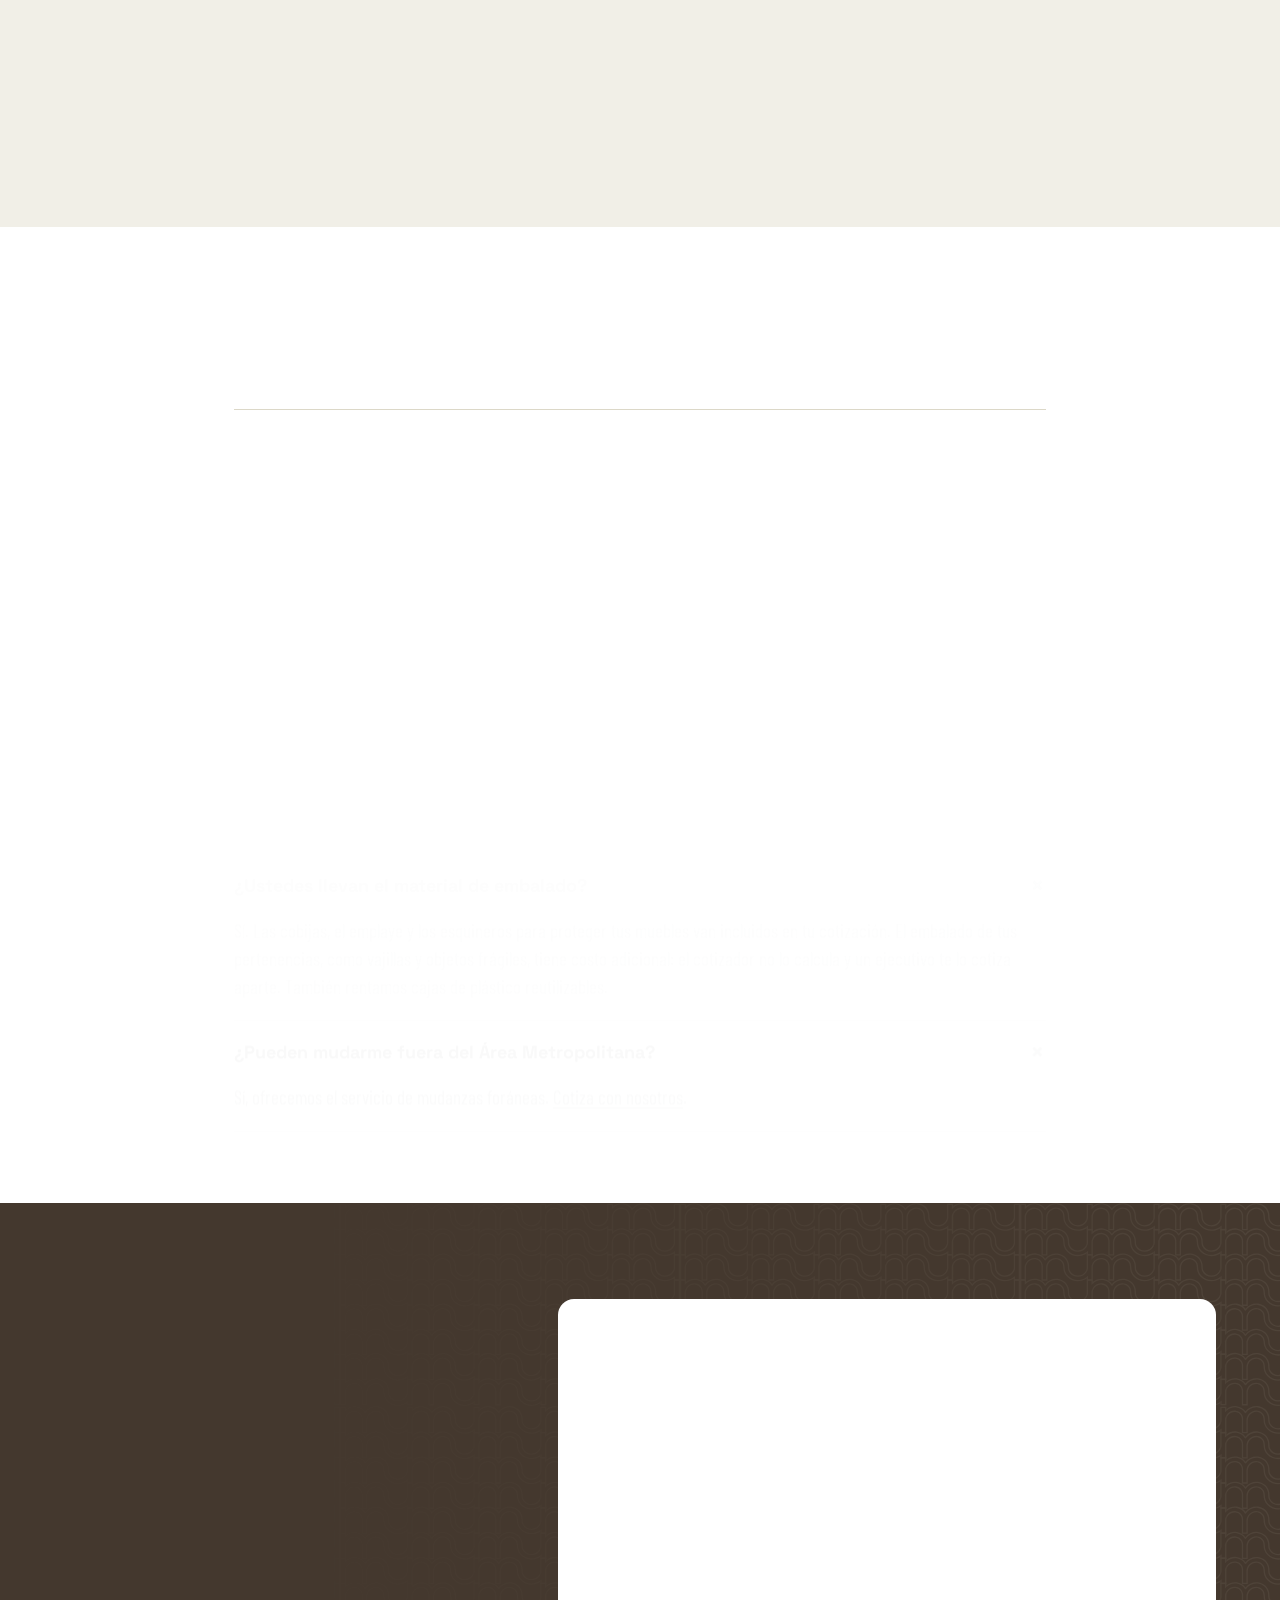
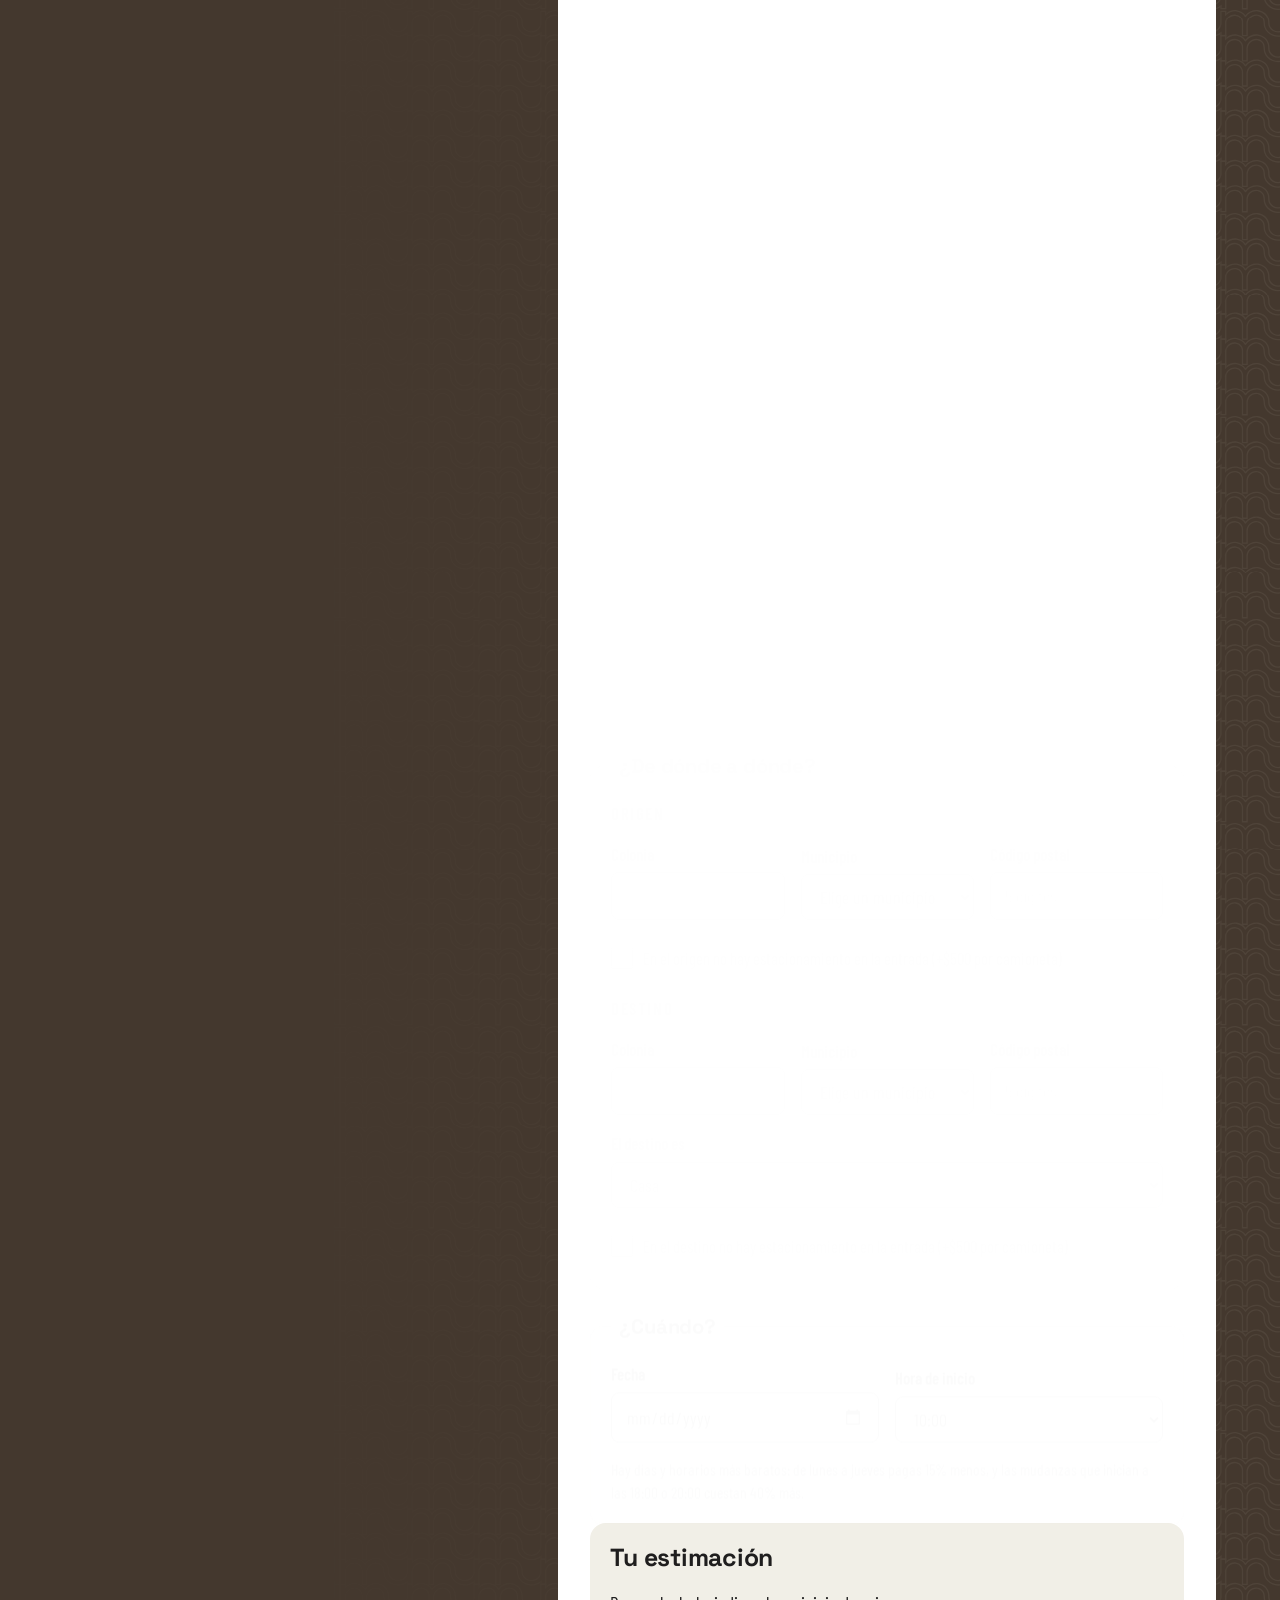
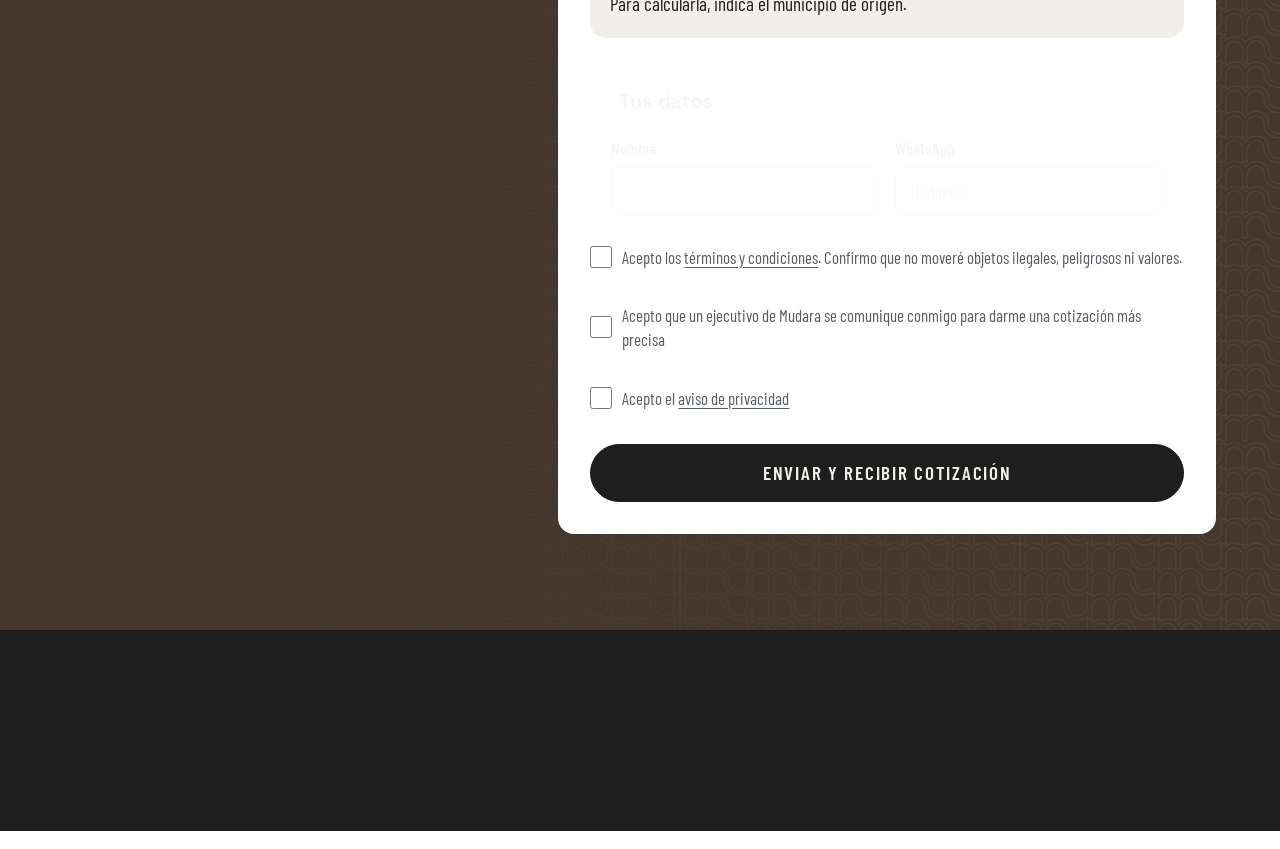
<file: cotizador.html>
<!doctype html>
<html lang="es-MX">
<head>
<meta charset="utf-8">
<meta name="robots" content="noindex, nofollow">
<meta http-equiv="refresh" content="0; url=index.html#cotizar">
<title>Cotizador | Mudara</title>
</head>
<body><p><a href="index.html#cotizar">Ir al cotizador</a></p></body>
</html>
</file>
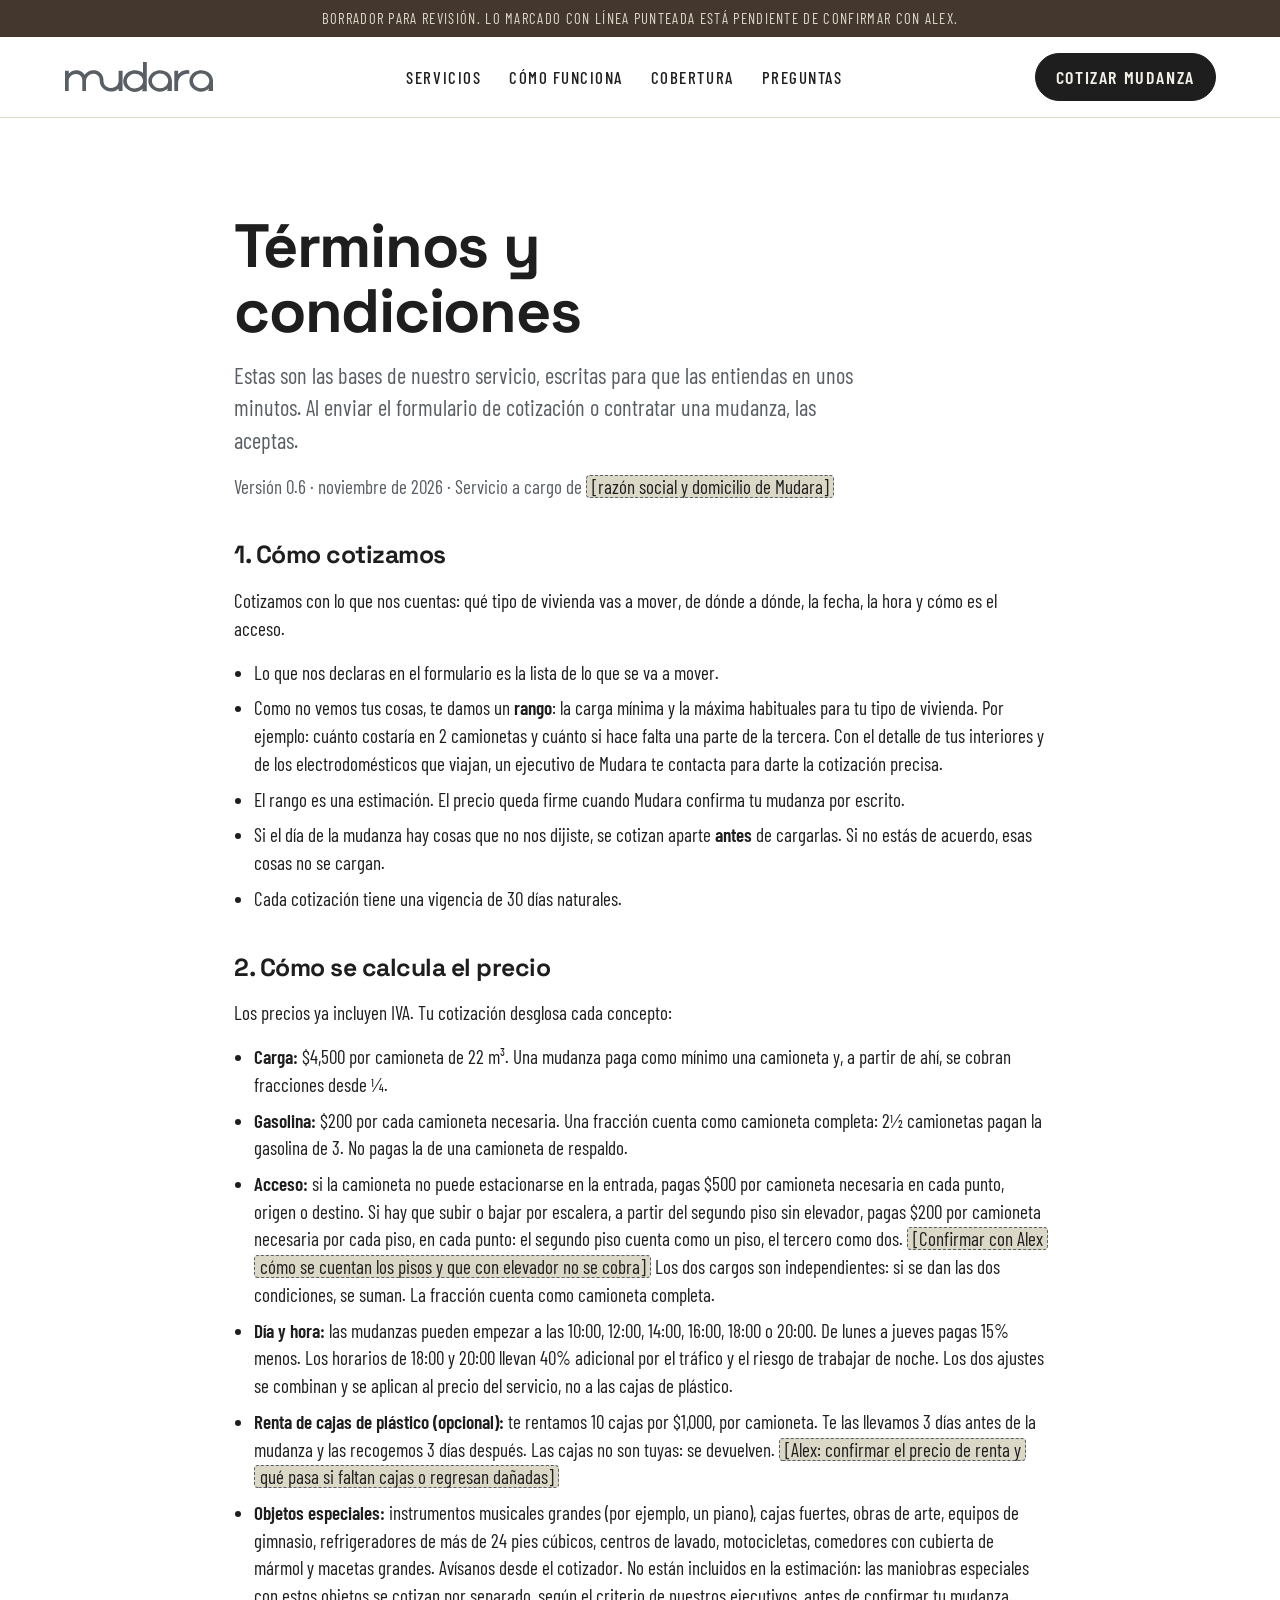
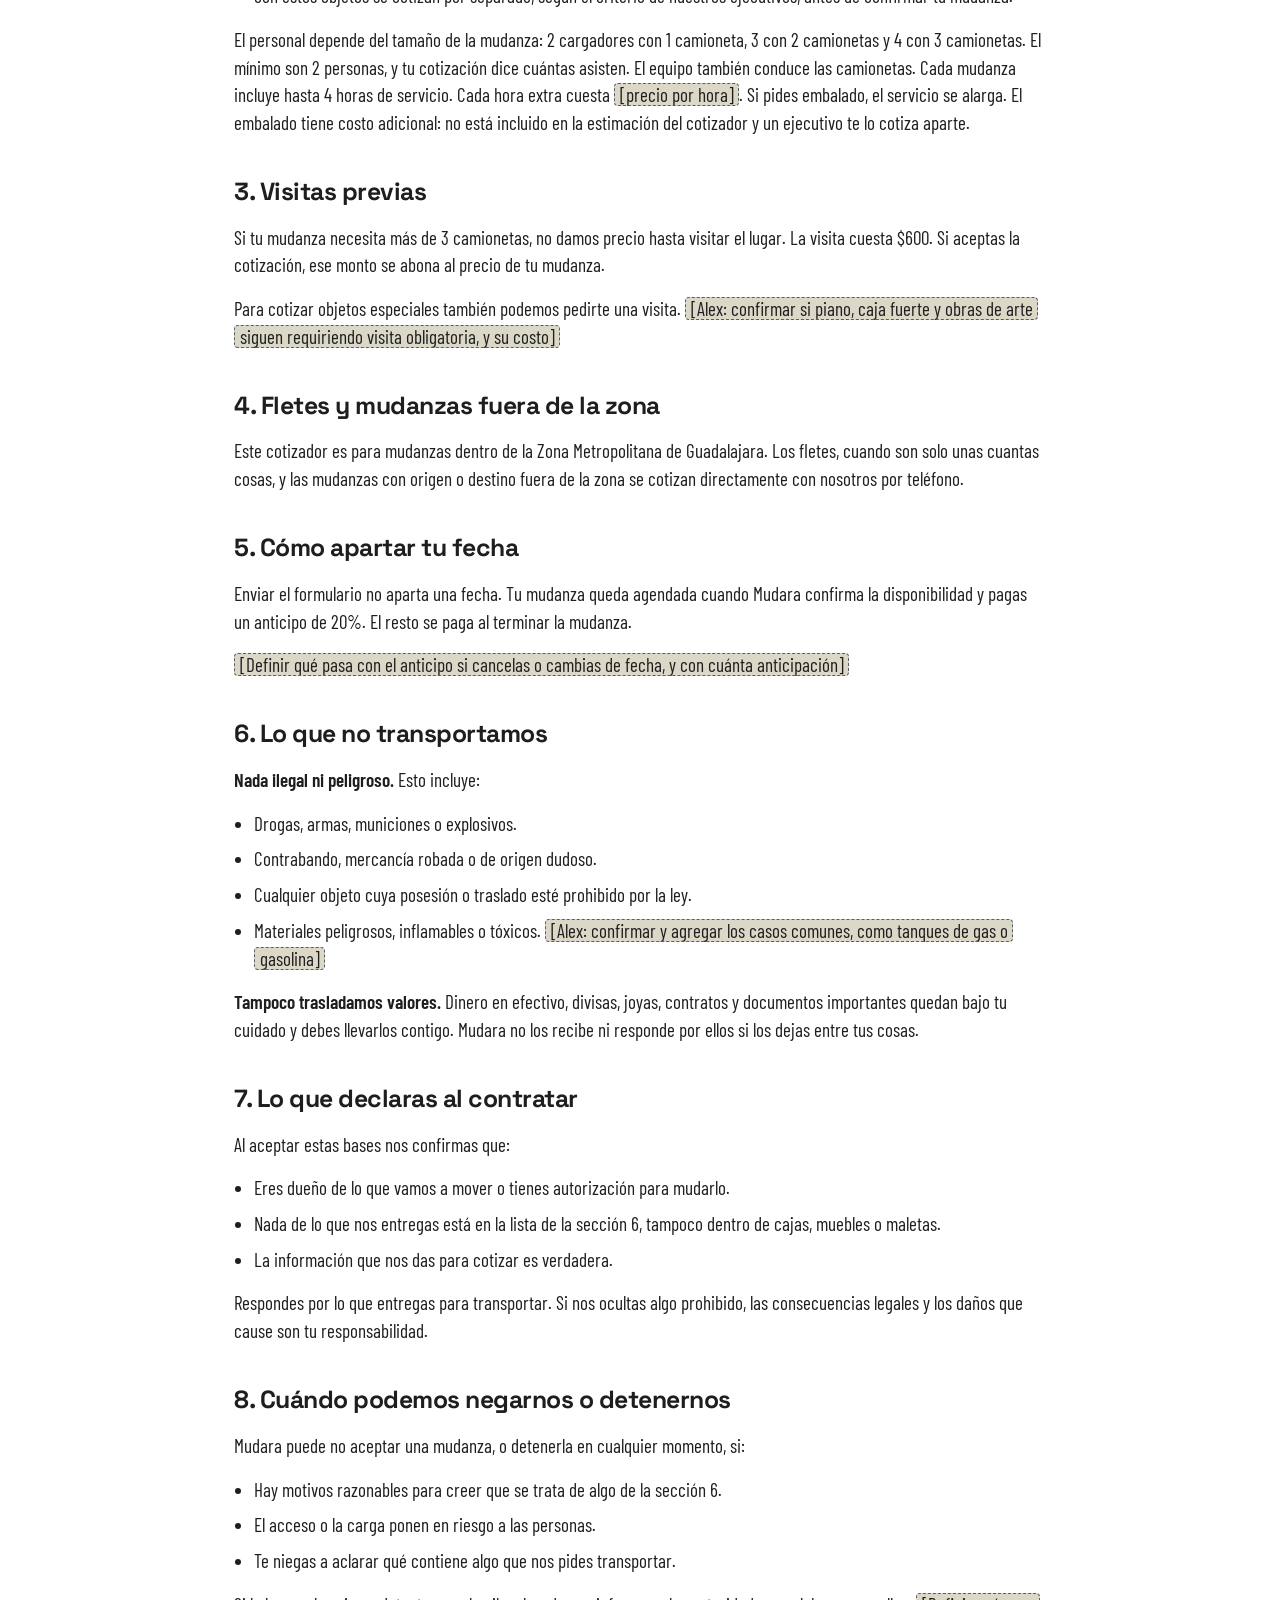
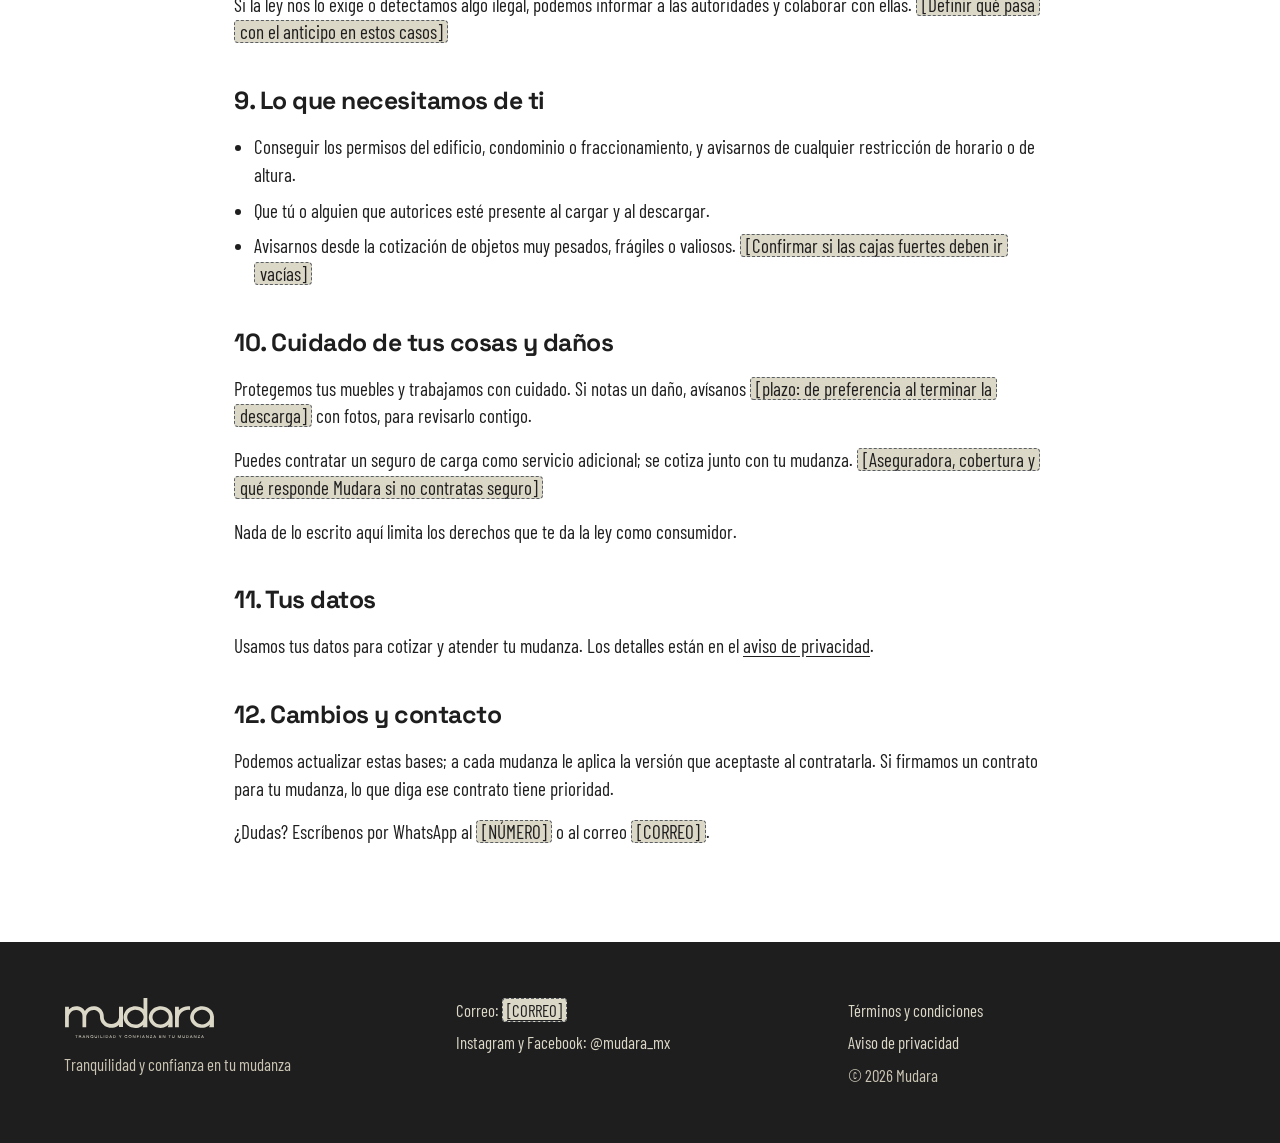
<file: terminos.html>
<!doctype html>
<html lang="es-MX">
<head>
<meta charset="utf-8">
<meta name="viewport" content="width=device-width, initial-scale=1">
<link rel="icon" href="assets/img/marca/isotipo.svg" type="image/svg+xml">
<title>Términos y condiciones | Mudara</title>
<meta name="description" content="Bases del servicio de Mudara: cómo cotizamos, qué transportamos y qué no, y qué le corresponde a cada parte.">
<!-- Versión de revisión: quitar esta línea al lanzar (ver README) -->
<meta name="robots" content="noindex, nofollow">
<link rel="stylesheet" href="assets/css/tokens.css?v=14">
<link rel="stylesheet" href="assets/css/main.css?v=14">
</head>
<body>
<a class="saltar" href="#contenido">Saltar al contenido</a>

<div class="aviso-revision" data-solo-revision>Borrador para revisión. Lo marcado con línea punteada está pendiente de confirmar con Alex.</div>

<header class="encabezado">
  <div class="contenedor">
    <div class="encabezado-fila">
      <a class="marca" href="index.html">
        <span class="logo" role="img" aria-label="Mudara"></span>
      </a>
      <nav class="nav-principal" aria-label="Principal">
        <a href="index.html#servicios">Servicios</a>
        <a href="index.html#como-funciona">Cómo funciona</a>
        <a href="index.html#cobertura">Cobertura</a>
        <a href="index.html#preguntas">Preguntas</a>
      </nav>
      <div class="encabezado-acciones">
        <a class="boton boton-relleno" href="index.html#cotizar">Cotizar mudanza</a>
      </div>
      <button class="boton-menu" type="button" aria-label="Abrir menú" aria-expanded="false" aria-controls="menu-movil" data-menu-boton>
        <svg aria-hidden="true" width="24" height="24" viewBox="0 0 24 24" fill="none" stroke="currentColor" stroke-width="2" stroke-linecap="round"><path d="M4 7h16M4 12h16M4 17h16"/></svg>
      </button>
    </div>
    <nav class="menu-movil" id="menu-movil" aria-label="Menú" hidden data-menu>
      <a href="index.html#servicios">Servicios</a>
      <a href="index.html#como-funciona">Cómo funciona</a>
      <a href="index.html#cobertura">Cobertura</a>
      <a href="index.html#preguntas">Preguntas</a>
    </nav>
  </div>
</header>

<main id="contenido" class="seccion">
  <article class="contenedor pagina-simple terminos">
    <h1>Términos y condiciones</h1>
    <p class="intro">Estas son las bases de nuestro servicio, escritas para que las entiendas en unos minutos. Al enviar el formulario de cotización o contratar una mudanza, las aceptas.</p>
    <p class="texto-secundario">Versión 0.6 · noviembre de 2026 · Servicio a cargo de <span class="pendiente">[razón social y domicilio de Mudara]</span></p>

    <h2>1. Cómo cotizamos</h2>
    <p>Cotizamos con lo que nos cuentas: qué tipo de vivienda vas a mover, de dónde a dónde, la fecha, la hora y cómo es el acceso.</p>
    <ul>
      <li>Lo que nos declaras en el formulario es la lista de lo que se va a mover.</li>
      <li>Como no vemos tus cosas, te damos un <strong>rango</strong>: la carga mínima y la máxima habituales para tu tipo de vivienda. Por ejemplo: cuánto costaría en 2 camionetas y cuánto si hace falta una parte de la tercera. Con el detalle de tus interiores y de los electrodomésticos que viajan, un ejecutivo de Mudara te contacta para darte la cotización precisa.</li>
      <li>El rango es una estimación. El precio queda firme cuando Mudara confirma tu mudanza por escrito.</li>
      <li>Si el día de la mudanza hay cosas que no nos dijiste, se cotizan aparte <strong>antes</strong> de cargarlas. Si no estás de acuerdo, esas cosas no se cargan.</li>
      <li>Cada cotización tiene una vigencia de 30 días naturales.</li>
    </ul>

    <h2>2. Cómo se calcula el precio</h2>
    <p>Los precios ya incluyen IVA. Tu cotización desglosa cada concepto:</p>
    <ul>
      <li><strong>Carga:</strong> $4,500 por camioneta de 22 m³. Una mudanza paga como mínimo una camioneta y, a partir de ahí, se cobran fracciones desde ¼.</li>
      <li><strong>Gasolina:</strong> $200 por cada camioneta necesaria. Una fracción cuenta como camioneta completa: 2½ camionetas pagan la gasolina de 3. No pagas la de una camioneta de respaldo.</li>
      <li><strong>Acceso:</strong> si la camioneta no puede estacionarse en la entrada, pagas $500 por camioneta necesaria en cada punto, origen o destino. Si hay que subir o bajar por escalera, a partir del segundo piso sin elevador, pagas $200 por camioneta necesaria por cada piso, en cada punto: el segundo piso cuenta como un piso, el tercero como dos. <span class="pendiente">[Confirmar con Alex cómo se cuentan los pisos y que con elevador no se cobra]</span> Los dos cargos son independientes: si se dan las dos condiciones, se suman. La fracción cuenta como camioneta completa.</li>
      <li><strong>Día y hora:</strong> las mudanzas pueden empezar a las 10:00, 12:00, 14:00, 16:00, 18:00 o 20:00. De lunes a jueves pagas 15% menos. Los horarios de 18:00 y 20:00 llevan 40% adicional por el tráfico y el riesgo de trabajar de noche. Los dos ajustes se combinan y se aplican al precio del servicio, no a las cajas de plástico.</li>
      <li><strong>Renta de cajas de plástico (opcional):</strong> te rentamos 10 cajas por $1,000, por camioneta. Te las llevamos 3 días antes de la mudanza y las recogemos 3 días después. Las cajas no son tuyas: se devuelven. <span class="pendiente">[Alex: confirmar el precio de renta y qué pasa si faltan cajas o regresan dañadas]</span></li>
      <li><strong>Objetos especiales:</strong> instrumentos musicales grandes (por ejemplo, un piano), cajas fuertes, obras de arte, equipos de gimnasio, refrigeradores de más de 24 pies cúbicos, centros de lavado, motocicletas, comedores con cubierta de mármol y macetas grandes. Avísanos desde el cotizador. No están incluidos en la estimación: las maniobras especiales con estos objetos se cotizan por separado, según el criterio de nuestros ejecutivos, antes de confirmar tu mudanza.</li>
    </ul>
    <p>El personal depende del tamaño de la mudanza: 2 cargadores con 1 camioneta, 3 con 2 camionetas y 4 con 3 camionetas. El mínimo son 2 personas, y tu cotización dice cuántas asisten. El equipo también conduce las camionetas. Cada mudanza incluye hasta 4 horas de servicio. Cada hora extra cuesta <span class="pendiente">[precio por hora]</span>. Si pides embalado, el servicio se alarga. El embalado tiene costo adicional: no está incluido en la estimación del cotizador y un ejecutivo te lo cotiza aparte.</p>

    <h2>3. Visitas previas</h2>
    <p>Si tu mudanza necesita más de 3 camionetas, no damos precio hasta visitar el lugar. La visita cuesta $600. Si aceptas la cotización, ese monto se abona al precio de tu mudanza.</p>
    <p>Para cotizar objetos especiales también podemos pedirte una visita. <span class="pendiente">[Alex: confirmar si piano, caja fuerte y obras de arte siguen requiriendo visita obligatoria, y su costo]</span></p>

    <h2>4. Fletes y mudanzas fuera de la zona</h2>
    <p>Este cotizador es para mudanzas dentro de la Zona Metropolitana de Guadalajara. Los fletes, cuando son solo unas cuantas cosas, y las mudanzas con origen o destino fuera de la zona se cotizan directamente con nosotros por teléfono.</p>

    <h2>5. Cómo apartar tu fecha</h2>
    <p>Enviar el formulario no aparta una fecha. Tu mudanza queda agendada cuando Mudara confirma la disponibilidad y pagas un anticipo de <span data-config="anticipoPorcentaje">20%</span>. El resto se paga al terminar la mudanza.</p>
    <p><span class="pendiente">[Definir qué pasa con el anticipo si cancelas o cambias de fecha, y con cuánta anticipación]</span></p>

    <h2>6. Lo que no transportamos</h2>
    <p><strong>Nada ilegal ni peligroso.</strong> Esto incluye:</p>
    <ul>
      <li>Drogas, armas, municiones o explosivos.</li>
      <li>Contrabando, mercancía robada o de origen dudoso.</li>
      <li>Cualquier objeto cuya posesión o traslado esté prohibido por la ley.</li>
      <li>Materiales peligrosos, inflamables o tóxicos. <span class="pendiente">[Alex: confirmar y agregar los casos comunes, como tanques de gas o gasolina]</span></li>
    </ul>
    <p><strong>Tampoco trasladamos valores.</strong> Dinero en efectivo, divisas, joyas, contratos y documentos importantes quedan bajo tu cuidado y debes llevarlos contigo. Mudara no los recibe ni responde por ellos si los dejas entre tus cosas.</p>

    <h2>7. Lo que declaras al contratar</h2>
    <p>Al aceptar estas bases nos confirmas que:</p>
    <ul>
      <li>Eres dueño de lo que vamos a mover o tienes autorización para mudarlo.</li>
      <li>Nada de lo que nos entregas está en la lista de la sección 6, tampoco dentro de cajas, muebles o maletas.</li>
      <li>La información que nos das para cotizar es verdadera.</li>
    </ul>
    <p>Respondes por lo que entregas para transportar. Si nos ocultas algo prohibido, las consecuencias legales y los daños que cause son tu responsabilidad.</p>

    <h2>8. Cuándo podemos negarnos o detenernos</h2>
    <p>Mudara puede no aceptar una mudanza, o detenerla en cualquier momento, si:</p>
    <ul>
      <li>Hay motivos razonables para creer que se trata de algo de la sección 6.</li>
      <li>El acceso o la carga ponen en riesgo a las personas.</li>
      <li>Te niegas a aclarar qué contiene algo que nos pides transportar.</li>
    </ul>
    <p>Si la ley nos lo exige o detectamos algo ilegal, podemos informar a las autoridades y colaborar con ellas. <span class="pendiente">[Definir qué pasa con el anticipo en estos casos]</span></p>

    <h2>9. Lo que necesitamos de ti</h2>
    <ul>
      <li>Conseguir los permisos del edificio, condominio o fraccionamiento, y avisarnos de cualquier restricción de horario o de altura.</li>
      <li>Que tú o alguien que autorices esté presente al cargar y al descargar.</li>
      <li>Avisarnos desde la cotización de objetos muy pesados, frágiles o valiosos. <span class="pendiente">[Confirmar si las cajas fuertes deben ir vacías]</span></li>
    </ul>

    <h2>10. Cuidado de tus cosas y daños</h2>
    <p>Protegemos tus muebles y trabajamos con cuidado. Si notas un daño, avísanos <span class="pendiente">[plazo: de preferencia al terminar la descarga]</span> con fotos, para revisarlo contigo.</p>
    <p>Puedes contratar un seguro de carga como servicio adicional; se cotiza junto con tu mudanza. <span class="pendiente">[Aseguradora, cobertura y qué responde Mudara si no contratas seguro]</span></p>
    <p>Nada de lo escrito aquí limita los derechos que te da la ley como consumidor.</p>

    <h2>11. Tus datos</h2>
    <p>Usamos tus datos para cotizar y atender tu mudanza. Los detalles están en el <a href="aviso-de-privacidad.html">aviso de privacidad</a>.</p>

    <h2>12. Cambios y contacto</h2>
    <p>Podemos actualizar estas bases; a cada mudanza le aplica la versión que aceptaste al contratarla. Si firmamos un contrato para tu mudanza, lo que diga ese contrato tiene prioridad.</p>
    <p>¿Dudas? Escríbenos por WhatsApp al <span class="pendiente" data-config="whatsapp">[NÚMERO]</span> o al correo <span class="pendiente" data-config="correo">[CORREO]</span>.</p>
  </article>
</main>

<footer class="pie">
  <div class="contenedor pie-rejilla">
    <div class="pie-columna">
      <span class="logo logo-lema" role="img" aria-label="Mudara. Tranquilidad y confianza en tu mudanza"></span>
      <span class="texto-secundario">Tranquilidad y confianza en tu mudanza</span>
    </div>
    <div class="pie-columna">
      <span>Correo: <a class="pendiente" href="index.html#cotizar" data-config="correo">[CORREO]</a></span>
      <span>Instagram y Facebook: @mudara_mx</span>
    </div>
    <div class="pie-columna">
      <a href="terminos.html" aria-current="page">Términos y condiciones</a>
      <a href="aviso-de-privacidad.html">Aviso de privacidad</a>
      <span class="texto-secundario">© <span data-anio>2026</span> Mudara</span>
    </div>
  </div>
</footer>

<div class="barra-movil">
  <a class="boton boton-relleno" href="index.html#cotizar">Cotizar mi mudanza</a>
</div>

<script src="assets/js/config.js?v=14"></script>
<script src="assets/js/main.js?v=14"></script>
</body>
</html>
</file>
<file: assets/css/tokens.css>
/* Marca de Mudara, según el manual visual de Dalid.
   Cambia estos valores y se re-colorea todo el sitio: main.css solo usa estas variables. */

@font-face { font-family: "Space Grotesk"; font-weight: 500; font-style: normal; font-display: swap; src: url("../fuentes/SpaceGrotesk-Medium.ttf") format("truetype"); }
@font-face { font-family: "Space Grotesk"; font-weight: 700; font-style: normal; font-display: swap; src: url("../fuentes/SpaceGrotesk-Bold.ttf") format("truetype"); }
@font-face { font-family: "Barlow Condensed"; font-weight: 400; font-style: normal; font-display: swap; src: url("../fuentes/BarlowCondensed-Regular.ttf") format("truetype"); }
@font-face { font-family: "Barlow Condensed"; font-weight: 500; font-style: normal; font-display: swap; src: url("../fuentes/BarlowCondensed-Medium.ttf") format("truetype"); }
@font-face { font-family: "Barlow Condensed"; font-weight: 600; font-style: normal; font-display: swap; src: url("../fuentes/BarlowCondensed-SemiBold.ttf") format("truetype"); }

:root {
  /* Paleta del manual */
  --marca-negro: #1f1e1e;   /* Pantone Neutral Black C */
  --marca-cafe: #44382e;    /* Pantone 7533C */
  --marca-gris: #585e63;    /* Pantone 5185C */
  --marca-arena: #dcd8c8;
  --marca-arena-clara: #f1efe7; /* arena aclarada, para fondos amplios */

  /* Color */
  --color-fondo: #FFFFFF;
  --color-fondo-alterno: var(--marca-arena-clara);
  --color-fondo-oscuro: var(--marca-cafe);
  --color-fondo-pie: var(--marca-negro);
  --color-marca: var(--marca-gris);
  --color-texto: var(--marca-negro);
  --color-texto-secundario: var(--marca-gris);
  --color-texto-sobre-oscuro: var(--marca-arena);
  --color-texto-secundario-sobre-oscuro: #c9c4b3;
  --color-borde: var(--marca-arena);
  --color-borde-fuerte: var(--marca-gris);
  --color-acento: var(--marca-negro);
  --color-acento-hover: var(--marca-cafe);
  --color-texto-sobre-acento: var(--marca-arena-clara);
  --color-placeholder: var(--marca-arena);
  --color-placeholder-linea: var(--marca-gris);
  --color-pendiente-fondo: var(--marca-arena);
  --color-pendiente-borde: var(--marca-gris);
  --color-sombra: rgba(31, 30, 30, 0.16);

  /* Tipografía: Space Grotesk en títulos, Barlow Condensed en texto */
  --fuente-titulos: "Space Grotesk", system-ui, -apple-system, "Segoe UI", sans-serif;
  --fuente-texto: "Barlow Condensed", "Arial Narrow", system-ui, sans-serif;
  --peso-titulos: 700;
  --texto-base: 112.5%;       /* la condensada necesita un cuerpo mayor para leerse bien */
  --texto-h1: 2.25rem;
  --texto-h2: 1.75rem;
  --texto-cuerpo: 1.0625rem;
  --texto-intro: 1.1875rem;

  /* Forma */
  --radio: 12px;
  --radio-chico: 8px;
  --radio-grande: 16px;
  --radio-pildora: 999px;

  /* Espaciado */
  --contenedor: 1200px;
  --margen-lateral: 20px;
  --seccion-y: 56px;
  --espacio: 20px;
  --alto-boton: 46px;
  --alto-encabezado: 72px;
  --alto-barra-movil: 72px;

  /* Movimiento */
  --curva: cubic-bezier(.2, .7, .2, 1);
}

@media (min-width: 768px) {
  :root {
    --texto-h1: 3.4rem;
    --texto-h2: 2.3rem;
    --texto-intro: 1.25rem;
    --margen-lateral: 24px;
    --seccion-y: 96px;
  }
}
</file>
<file: assets/css/main.css>
/* Estilos de Mudara. Mobile first. Colores, fuentes y medidas viven en tokens.css. */

*, *::before, *::after { box-sizing: border-box; }

html { font-size: var(--texto-base); scroll-behavior: smooth; scroll-padding-top: calc(var(--alto-encabezado) + 12px); -webkit-text-size-adjust: 100%; }

body {
  margin: 0;
  padding-bottom: var(--alto-barra-movil);
  background: var(--color-fondo);
  color: var(--color-texto);
  font-family: var(--fuente-texto);
  font-size: var(--texto-cuerpo);
  line-height: 1.5;
  overflow-wrap: break-word;
}

h1, h2, h3 { margin: 0; font-family: var(--fuente-titulos); line-height: 1.1; }
h1 { font-size: var(--texto-h1); font-weight: var(--peso-titulos); line-height: 1.05; }
h2 { font-size: var(--texto-h2); font-weight: var(--peso-titulos); }
h3 { font-size: 1.25rem; font-weight: 700; line-height: 1.25; }
p { margin: 0; }
a { color: inherit; }
ul, ol { margin: 0; padding: 0; list-style: none; }
input, select, textarea, button { font: inherit; }
[hidden] { display: none !important; }

:focus-visible { outline: 3px solid var(--color-acento); outline-offset: 2px; }
.seccion-oscura :focus-visible, .formulario-estado :focus-visible { outline-color: currentColor; }

.saltar {
  position: absolute; left: 8px; top: -60px; z-index: 100;
  padding: 10px 16px; background: var(--color-fondo); border-radius: var(--radio-chico);
}
.saltar:focus { top: 8px; }

.contenedor { width: 100%; max-width: var(--contenedor); margin: 0 auto; padding-inline: var(--margen-lateral); }
.seccion { padding-block: var(--seccion-y); }
.seccion-alterna { background: var(--color-fondo-alterno); }
.seccion-oscura { background: var(--color-fondo-oscuro); color: var(--color-texto-sobre-oscuro); }
.pila { display: flex; flex-direction: column; gap: 32px; }
.intro { font-size: var(--texto-intro); color: var(--color-texto-secundario); max-width: 640px; }
.titulo-seccion { display: flex; flex-direction: column; gap: 12px; }

/* Botones */
.boton {
  display: inline-flex; align-items: center; justify-content: center; gap: 8px;
  min-height: var(--alto-boton); padding: 10px 20px;
  border: 1px solid var(--color-acento); border-radius: var(--radio-pildora);
  font-weight: 600; text-align: center; text-decoration: none; cursor: pointer;
  transition: background-color .15s, color .15s, border-color .15s;
}
.boton-relleno { background: var(--color-acento); color: var(--color-texto-sobre-acento); }
.boton-relleno:hover { background: var(--color-acento-hover); border-color: var(--color-acento-hover); }
.boton-borde { background: transparent; color: var(--color-acento); }
.boton-borde:hover { background: var(--color-acento); color: var(--color-texto-sobre-acento); }
.boton-claro { background: var(--color-fondo); border-color: var(--color-fondo); color: var(--color-texto); }
.boton-claro:hover { background: var(--color-fondo-alterno); }
.boton-grande { min-height: 52px; padding: 14px 28px; font-size: 1.0625rem; }
.boton[disabled] { opacity: .7; cursor: wait; }

/* Datos pendientes con Alex: se distinguen a simple vista en la revisión */
.pendiente {
  padding: 0 .3em; border-radius: 4px;
  background: var(--color-pendiente-fondo); color: var(--color-texto);
  outline: 1px dashed var(--color-pendiente-borde); outline-offset: -1px;
  -webkit-box-decoration-break: clone; box-decoration-break: clone;
}

/* Aviso de versión de revisión */
.aviso-revision {
  padding: 8px var(--margen-lateral); background: var(--color-fondo-oscuro);
  color: var(--color-texto-sobre-oscuro); font-size: .875rem; text-align: center;
}

/* Encabezado */
.encabezado {
  position: sticky; top: 0; z-index: 50;
  background: var(--color-fondo); border-bottom: 1px solid var(--color-borde);
}
.encabezado-fila { display: flex; align-items: center; justify-content: space-between; gap: 16px; padding-block: 16px; }
.marca { display: flex; align-items: center; gap: 12px; color: inherit; text-decoration: none; }
.nav-principal { display: none; }
.nav-principal a { text-decoration: none; font-size: .9375rem; }
.nav-principal a:hover { text-decoration: underline; }
.encabezado-acciones { display: none; gap: 12px; align-items: center; }
.boton-menu {
  display: flex; align-items: center; justify-content: center; width: 44px; height: 44px; flex: none;
  padding: 0; background: transparent; color: inherit; cursor: pointer;
  border: 1px solid var(--color-borde); border-radius: var(--radio-chico);
}
.menu-movil { border-top: 1px solid var(--color-borde); padding-block: 8px; }
.menu-movil a { display: flex; align-items: center; min-height: 48px; text-decoration: none; font-weight: 600; }

/* Portada */
.portada-rejilla { display: grid; gap: 32px; align-items: center; }
.portada-texto { display: flex; flex-direction: column; gap: 20px; min-width: 0; }
.etiqueta { font-size: .8125rem; font-weight: 600; letter-spacing: .1em; text-transform: uppercase; color: var(--color-texto-secundario); }
.portada-texto .intro { max-width: 520px; }
.acciones { display: flex; flex-wrap: wrap; gap: 12px; }
.acciones .boton { flex: 1 1 200px; }
.microcopy { font-size: .875rem; color: var(--color-texto-secundario); }

/* Fotos pendientes */
.foto {
  position: relative; display: flex; align-items: center; justify-content: center; overflow: hidden;
  min-height: 240px; padding: 16px; background: var(--color-placeholder);
  border-radius: var(--radio-grande);
}
.foto-nota {
  position: relative; padding: 6px 12px; border-radius: 6px; text-align: center;
  background: var(--color-fondo); color: var(--color-texto-secundario); font-size: .875rem;
}
.foto-alta { min-height: 280px; }

/* Franja de confianza */
.franja { border-bottom: 1px solid var(--color-borde); padding-block: 32px; }
.franja-rejilla { display: grid; gap: 24px; }
.dato { display: flex; flex-direction: column; gap: 4px; }
.dato strong { align-self: flex-start; font-family: var(--fuente-titulos); font-size: 1.5rem; line-height: 1.15; }
.dato span:last-child { font-size: .9375rem; color: var(--color-texto-secundario); }

/* Tarjetas */
.rejilla-tarjetas { display: grid; gap: var(--espacio); }
.tarjeta {
  display: flex; flex-direction: column; gap: 12px; min-width: 0; padding: 24px;
  background: var(--color-fondo); border: 1px solid var(--color-borde); border-radius: var(--radio);
}
.tarjeta p { color: var(--color-texto-secundario); }
.icono { width: 40px; height: 40px; fill: none; stroke: currentColor; stroke-width: 1.5; stroke-linecap: round; stroke-linejoin: round; }
.numero {
  display: flex; align-items: center; justify-content: center; width: 44px; height: 44px; flex: none;
  border-radius: 50%; background: var(--color-acento); color: var(--color-texto-sobre-acento); font-weight: 800; font-size: 1.125rem;
}

/* Equipo */
.equipo-rejilla { display: grid; gap: 32px; align-items: center; }
.equipo-texto { display: flex; flex-direction: column; gap: 20px; min-width: 0; }
.razones { display: flex; flex-direction: column; gap: 20px; }
.razones li { display: flex; flex-direction: column; gap: 4px; padding-left: 16px; border-left: 3px solid var(--color-acento); }
.razones strong { font-size: 1.125rem; }
.razones span { color: var(--color-texto-secundario); }

/* Galería */
.galeria { display: grid; gap: var(--espacio); }
.galeria .foto { min-height: 200px; border-radius: var(--radio); }

/* Reseñas */
.resenas-titulo { display: flex; flex-wrap: wrap; justify-content: space-between; align-items: flex-end; gap: 16px; }
.resenas-titulo a { font-weight: 600; font-size: .9375rem; }
.resena { margin: 0; }
.resena blockquote { margin: 0; color: var(--color-texto-secundario); }
.resena figcaption { font-weight: 600; font-size: .9375rem; }
.nota-revision { font-size: .875rem; }

/* Cobertura */
.cobertura-rejilla { display: grid; gap: 32px; align-items: center; }
.cobertura-texto { display: flex; flex-direction: column; gap: 20px; min-width: 0; }
.lista-ciudades { display: flex; flex-direction: column; gap: 8px; padding-left: 20px; list-style: disc; }

/* Preguntas */
.preguntas { max-width: 860px; }
.preguntas-lista { border-top: 1px solid var(--color-borde); }
.preguntas-lista details { border-bottom: 1px solid var(--color-borde); }
.preguntas-lista summary { min-height: 44px; padding-block: 18px; font-size: 1.0625rem; font-weight: 600; cursor: pointer; }
.preguntas-lista p { padding-bottom: 20px; color: var(--color-texto-secundario); }

/* Cotizar */
.cotizar-rejilla { display: grid; gap: 32px; }
.cotizar-texto { display: flex; flex-direction: column; gap: 20px; min-width: 0; }
.seccion-oscura .intro, .cotizar-datos { color: var(--color-texto-secundario-sobre-oscuro); }
.cotizar-texto .boton { align-self: flex-start; }
.cotizar-datos { display: flex; flex-direction: column; gap: 8px; }

.formulario {
  display: grid; gap: 18px; min-width: 0; padding: 24px;
  background: var(--color-fondo); color: var(--color-texto); border-radius: var(--radio-grande);
}
.campo { display: flex; flex-direction: column; gap: 6px; min-width: 0; font-size: .875rem; font-weight: 600; }
.campo input, .campo select, .campo textarea {
  width: 100%; min-height: var(--alto-boton); padding: 10px 14px;
  background: var(--color-fondo); color: var(--color-texto);
  border: 1px solid var(--color-borde-fuerte); border-radius: var(--radio-chico);
  font-size: 1rem; font-weight: 400;
}
.campo textarea { resize: vertical; }
.campo-acepto { display: flex; align-items: center; gap: 10px; min-height: 44px; font-size: .875rem; color: var(--color-texto-secundario); }
.campo-acepto input { width: 22px; height: 22px; flex: none; margin: 0; }
.trampa { position: absolute; left: -9999px; width: 1px; height: 1px; overflow: hidden; }
.formulario .boton { width: 100%; }
.formulario-estado {
  padding: 14px 16px; border: 1px solid var(--color-borde-fuerte); border-radius: var(--radio-chico);
  background: var(--color-fondo-alterno); font-size: .9375rem;
}
.formulario-estado:focus { outline: none; }
.formulario-estado a { display: inline-block; margin-top: 6px; font-weight: 600; }

/* Pie */
.pie { border-top: 1px solid var(--color-borde); padding-block: 40px; }
.pie-rejilla { display: grid; gap: 24px; }
.pie-columna { display: flex; flex-direction: column; gap: 8px; font-size: .9375rem; }
.texto-secundario { color: var(--color-texto-secundario); }
.pie a { display: inline-flex; align-items: center; min-height: 24px; }

/* Contacto fijo */
.barra-movil {
  position: fixed; inset: auto 0 0 0; z-index: 40; display: grid; grid-template-columns: 1fr; gap: 8px;
  padding: 12px var(--margen-lateral); background: var(--color-fondo); border-top: 1px solid var(--color-borde);
}
.whatsapp-flotante { display: none; }

/* Página interior */
.pagina-simple { max-width: 860px; }
.terminos { display: flex; flex-direction: column; gap: 16px; }
.terminos h2 { margin-top: 24px; font-size: 1.375rem; line-height: 1.25; }
.terminos ul { display: flex; flex-direction: column; gap: 8px; padding-left: 20px; list-style: disc; }

@media (min-width: 560px) {
  .franja-rejilla, .galeria, .rejilla-tarjetas { grid-template-columns: repeat(2, 1fr); }
  .formulario { grid-template-columns: repeat(2, 1fr); padding: 32px; }
  .campo-ancho { grid-column: 1 / -1; }
}

@media (min-width: 768px) {
  body { padding-bottom: 0; }
  .barra-movil { display: none; }
  .whatsapp-flotante {
    position: fixed; right: 24px; bottom: 24px; z-index: 40;
    display: flex; align-items: center; justify-content: center; width: 60px; height: 60px;
    border-radius: 50%; background: var(--color-acento); color: var(--color-texto-sobre-acento);
    box-shadow: 0 4px 16px var(--color-sombra); transition: background-color .15s;
  }
  .whatsapp-flotante:hover { background: var(--color-acento-hover); }
  .encabezado-acciones { display: flex; margin-left: auto; }
  .foto { min-height: 320px; }
  .foto-alta { min-height: 460px; }
  .galeria .foto { min-height: 240px; }
  .portada-rejilla, .equipo-rejilla, .cobertura-rejilla, .cotizar-rejilla { gap: 48px; }
  .rejilla-pasos { grid-template-columns: repeat(2, 1fr); }
  .pie-rejilla { grid-template-columns: repeat(3, 1fr); }
  .pila { gap: 40px; }
}

@media (min-width: 1024px) {
  .nav-principal { display: flex; gap: 28px; }
  .encabezado-acciones { margin-left: 0; }
  .boton-menu, .menu-movil { display: none !important; }
  .portada-rejilla, .equipo-rejilla { grid-template-columns: 1fr 1fr; }
  .cobertura-rejilla { grid-template-columns: 2fr 3fr; }
  .cotizar-rejilla { grid-template-columns: 2fr 3fr; gap: 56px; }
  .franja-rejilla, .galeria, .rejilla-pasos { grid-template-columns: repeat(4, 1fr); }
  .rejilla-tarjetas:not(.rejilla-pasos) { grid-template-columns: repeat(3, 1fr); }
  .tarjeta { padding: 28px; }
}


/* Cotizador */
.cotizador-form { display: flex; flex-direction: column; gap: 24px; min-width: 0; }
.cotizador-form fieldset {
  display: flex; flex-direction: column; gap: 16px; min-width: 0; margin: 0; padding: 20px;
  border: 1px solid var(--color-borde); border-radius: var(--radio);
}
.cotizador-form legend { padding-inline: 8px; font-family: var(--fuente-titulos); font-size: 1.125rem; font-weight: 700; }
.rejilla-numeros { display: grid; grid-template-columns: repeat(auto-fit, minmax(120px, 1fr)); gap: 16px; align-items: end; }
.acceso { display: flex; flex-direction: column; gap: 4px; align-self: start; }
.acceso-titulo { font-size: .875rem; font-weight: 600; }
.supuestos summary, .borrador summary { min-height: 44px; padding-block: 10px; font-weight: 600; cursor: pointer; }
.cotizador-resultado {
  display: flex; flex-direction: column; gap: 16px; min-width: 0; padding: 20px;
  background: var(--color-fondo-alterno); border-radius: var(--radio-grande);
}
.resultado-titulo { font-size: 1.375rem; }
.cotizador-resultado h4 { margin: 0; font-size: 1.0625rem; }
.tarjeta .precio-total { font-family: var(--fuente-titulos); font-size: 2rem; font-weight: var(--peso-titulos); color: var(--color-texto); }
.desglose { display: grid; grid-template-columns: 1fr auto; gap: 4px 16px; margin: 0; font-size: .9375rem; }
.desglose dt { color: var(--color-texto-secundario); }
.desglose dd { margin: 0; text-align: right; }
.borrador pre { margin: 0; padding: 12px; overflow-x: auto; white-space: pre-wrap; background: var(--color-fondo); border-radius: var(--radio-chico); font: inherit; font-size: .875rem; }

/* Interiores del cotizador: listas largas, una por renglón en móvil y dos en pantallas anchas */
.rejilla-interiores { display: grid; gap: 16px; grid-template-columns: 1fr; }
@media (min-width: 640px) { .rejilla-interiores { grid-template-columns: 1fr 1fr; } }
.rejilla-interiores select { width: 100%; }

/* Explicación de los ajustes de precio, bajo las tarjetas de la estimación */
.cotizador-resultado .explica { font-size: .9375rem; }

/* ==========================================================================
   Identidad de marca (manual de Dalid): tipografía, logotipo, patrones
   ========================================================================== */

h1, h2 { letter-spacing: -.02em; }
h3, .cotizador-form legend, .dato strong, .razones strong { font-family: var(--fuente-titulos); letter-spacing: -.01em; }
body { line-height: 1.45; -webkit-font-smoothing: antialiased; }
a { text-underline-offset: 3px; }

/* Rótulos en mayúsculas espaciadas, como los del manual */
.etiqueta, .boton, .nav-principal a, .menu-movil a, .aviso-revision, .acceso-titulo {
  font-family: var(--fuente-texto); text-transform: uppercase; letter-spacing: .09em;
}
.etiqueta { display: inline-flex; align-items: center; gap: 10px; font-size: .9375rem; }
.etiqueta::before { content: ""; width: 28px; height: 2px; background: currentColor; }
.aviso-revision { font-size: .8125rem; }

/* Logotipo: se pinta con el color del texto, así sirve sobre claro y oscuro */
.logo, .arte, .cinta i {
  display: block; background: currentColor;
  -webkit-mask: var(--imagen) center / contain no-repeat; mask: var(--imagen) center / contain no-repeat;
}
.logo { --imagen: url("../img/marca/logo.svg"); width: 132px; aspect-ratio: 139.44 / 29.2; }
.logo-lema { --imagen: url("../img/marca/logo-lema.svg"); width: 200px; aspect-ratio: 139.44 / 37.47; }
.marca { color: var(--color-marca); transition: color .2s; }
.marca:hover { color: var(--color-texto); }

/* Encabezado: se compacta y gana sombra al bajar */
.encabezado { transition: box-shadow .3s, border-color .3s; }
.encabezado-fila { transition: padding .3s var(--curva); }
.encabezado.bajando { box-shadow: 0 6px 24px var(--color-sombra); border-bottom-color: transparent; }
.encabezado.bajando .encabezado-fila { padding-block: 10px; }
.nav-principal a { position: relative; padding-block: 6px; font-weight: 500; font-size: .9375rem; }
.nav-principal a:hover { text-decoration: none; }
.nav-principal a::after {
  content: ""; position: absolute; left: 0; right: 0; bottom: 0; height: 2px; background: currentColor;
  transform: scaleX(0); transform-origin: left; transition: transform .3s var(--curva);
}
.nav-principal a:hover::after, .nav-principal a:focus-visible::after { transform: scaleX(1); }

/* Botones */
.boton { font-weight: 600; font-size: 1rem; transition: background-color .2s, color .2s, border-color .2s, transform .2s var(--curva), box-shadow .2s; }
.boton:hover { transform: translateY(-2px); box-shadow: 0 8px 20px var(--color-sombra); }
.boton:active { transform: translateY(0) scale(.98); box-shadow: none; }
.boton-grande { font-size: 1.0625rem; }

/* Portada con el patrón de la marca */
.portada { position: relative; overflow: hidden; }
.portada > * { position: relative; }
.portada::before, .seccion-oscura::before {
  content: ""; position: absolute; inset: 0; background: var(--color-marca); opacity: .13; pointer-events: none;
  -webkit-mask-image: url("../img/marca/patron-lineas.svg"), linear-gradient(to right, transparent 20%, #000 100%);
  mask-image: url("../img/marca/patron-lineas.svg"), linear-gradient(to right, transparent 20%, #000 100%);
  -webkit-mask-size: 340px auto, 100% 100%; mask-size: 340px auto, 100% 100%;
  -webkit-mask-composite: source-in; mask-composite: intersect;
}
.seccion-oscura { position: relative; overflow: hidden; }
.seccion-oscura > * { position: relative; }
.seccion-oscura::before { background: var(--color-texto-sobre-oscuro); opacity: .07; }
h1 { max-width: 12ch; }

/* Espacios de foto: mientras llegan las fotos reales, llevan el universo visual de la marca */
.foto { color: var(--color-marca); isolation: isolate; }
.arte { position: absolute; inset: 16% 12%; }
.arte-baul { --imagen: url("../img/marca/ilustracion-baul.svg"); }
.arte-colchon { --imagen: url("../img/marca/ilustracion-colchon.svg"); }
.arte-caja { --imagen: url("../img/marca/ilustracion-caja.svg"); }
.arte-escalera { --imagen: url("../img/marca/ilustracion-escalera.svg"); }
.arte-isotipo { --imagen: url("../img/marca/isotipo.svg"); inset: 26%; }
.foto-bloques { background: var(--marca-negro) url("../img/marca/patron-bloques.svg") center / cover no-repeat; }
.foto-nota {
  position: absolute; left: 12px; bottom: 12px; right: auto; max-width: calc(100% - 24px);
  font-size: .8125rem; text-align: left; outline: 1px dashed var(--color-pendiente-borde); outline-offset: -1px;
}
.galeria .foto:nth-child(2) { background: var(--marca-cafe); color: var(--marca-arena); }
.galeria .foto:nth-child(3) { background: var(--marca-gris); color: var(--marca-arena); }
.galeria .foto:nth-child(4) { background: var(--marca-negro); color: var(--marca-arena); }
.foto-patron::before {
  content: ""; position: absolute; inset: 0; z-index: -1; background: currentColor; opacity: .22;
  -webkit-mask: url("../img/marca/patron-lineas.svg") 0 0 / 300px auto; mask: url("../img/marca/patron-lineas.svg") 0 0 / 300px auto;
}

/* Cinta en movimiento con lo que hace Mudara */
.cinta { overflow: hidden; background: var(--marca-negro); color: var(--marca-arena); padding-block: 14px; }
.cinta-pista { display: flex; width: max-content; animation: cinta 36s linear infinite; }
.cinta ul { display: flex; align-items: center; flex: none; }
.cinta li { display: flex; align-items: center; gap: 28px; padding-right: 28px; font-weight: 500; font-size: 1rem; text-transform: uppercase; letter-spacing: .14em; white-space: nowrap; }
.cinta i { --imagen: url("../img/marca/isotipo.svg"); width: 26px; height: 26px; flex: none; }
@keyframes cinta { to { transform: translateX(-50%); } }

/* Franja, tarjetas y pasos */
.franja { border-bottom: 0; }
.dato { padding-left: 16px; border-left: 2px solid var(--color-borde); }
.dato strong { font-size: 1.375rem; }
.tarjeta { transition: transform .3s var(--curva), box-shadow .3s, border-color .3s; }
.rejilla-tarjetas > .tarjeta:hover { transform: translateY(-6px); box-shadow: 0 16px 36px var(--color-sombra); border-color: var(--color-borde-fuerte); }
.icono { width: 44px; height: 44px; color: var(--color-marca); transition: transform .4s var(--curva), color .3s; }
.tarjeta:hover .icono { transform: translateY(-3px) rotate(-6deg); color: var(--marca-cafe); }
.numero { width: 52px; height: 52px; background: var(--marca-cafe); color: var(--marca-arena); font-family: var(--fuente-titulos); font-weight: 700; transition: transform .4s var(--curva); }
.tarjeta:hover .numero { transform: scale(1.1) rotate(-8deg); }
.razones li { border-left-color: var(--marca-cafe); transition: border-color .3s, padding-left .3s var(--curva); }
.razones li:hover { padding-left: 22px; border-left-color: var(--marca-negro); }

/* Preguntas */
.preguntas-lista summary { display: flex; align-items: center; justify-content: space-between; gap: 16px; list-style: none; font-family: var(--fuente-titulos); font-size: 1rem; transition: color .2s; }
.preguntas-lista summary::-webkit-details-marker { display: none; }
.preguntas-lista summary::after { content: "+"; flex: none; font-size: 1.5rem; font-weight: 500; line-height: 1; color: var(--color-marca); transition: transform .3s var(--curva); }
.preguntas-lista details[open] summary::after { transform: rotate(45deg); }
.preguntas-lista summary:hover { color: var(--marca-cafe); }
.preguntas-lista details[open] p { animation: sube .4s var(--curva) both; }

/* Formulario y cotizador */
.campo, .campo-acepto, .acceso-titulo { font-size: .9375rem; }
.campo input, .campo select, .campo textarea { transition: border-color .2s, box-shadow .2s; }
.campo input:focus, .campo select:focus, .campo textarea:focus { outline: none; border-color: var(--marca-negro); box-shadow: 0 0 0 3px var(--marca-arena); }
.campo-acepto input { accent-color: var(--marca-cafe); }
.cotizador-form fieldset { transition: border-color .3s; }
.cotizador-form fieldset:focus-within { border-color: var(--color-borde-fuerte); }
.tarjeta.precio { border-color: var(--color-borde-fuerte); }
.tarjeta .precio-total { letter-spacing: -.02em; }

/* Pie */
.pie { background: var(--color-fondo-pie); color: var(--marca-arena); border-top: 0; padding-block: 56px; }
.pie .texto-secundario { color: var(--color-texto-secundario-sobre-oscuro); }
.pie .pendiente { color: var(--marca-negro); }
.pie a:not(.pendiente) { text-decoration-color: transparent; transition: text-decoration-color .2s; }
.pie a:not(.pendiente):hover { text-decoration-color: currentColor; }
.pie :focus-visible { outline-color: currentColor; }
.pie-columna:first-child { gap: 14px; }

@media (min-width: 768px) {
  .logo { width: 150px; }
  .cinta li { font-size: 1.0625rem; gap: 36px; padding-right: 36px; }
}

/* ==========================================================================
   Animaciones. Solo con JavaScript activo (clase "anima" en <html>) y si la
   persona no pidió menos movimiento.
   ========================================================================== */
@keyframes sube { from { opacity: 0; transform: translateY(18px); } to { opacity: 1; transform: none; } }
@keyframes entra-foto { from { opacity: 0; transform: scale(.94); } to { opacity: 1; transform: none; } }
@keyframes flota { from { transform: translateY(-5px); } to { transform: translateY(5px); } }

.anima .portada-texto > * { animation: sube .8s var(--curva) both; }
.anima .portada-texto > :nth-child(2) { animation-delay: .08s; }
.anima .portada-texto > :nth-child(3) { animation-delay: .16s; }
.anima .portada-texto > :nth-child(4) { animation-delay: .24s; }
.anima .portada-texto > :nth-child(5) { animation-delay: .32s; }
.anima .portada-texto > :nth-child(6) { animation-delay: .4s; }
.anima .portada .foto { animation: entra-foto 1s var(--curva) .15s both; }
.anima .arte { animation: flota 3.6s ease-in-out infinite alternate; }

.anima .aparece { opacity: 0; transform: translateY(26px); transition: opacity .7s var(--curva), transform .7s var(--curva); transition-delay: var(--retraso, 0s); }
.anima .aparece.visto { opacity: 1; transform: none; }
/* Al terminar la entrada se quita la clase, para que el hover vuelva a responder sin retraso */

/* Franja de datos con tres datos (sin el número de mudanzas) */
@media (min-width: 560px) { .franja-rejilla:has(> .dato[hidden]) { grid-template-columns: repeat(3, 1fr); } }

/* Fotos y video reales */
.foto-real { padding: 0; margin: 0; background: var(--marca-negro); }
.foto-medio { position: absolute; inset: 0; width: 100%; height: 100%; object-fit: cover; }
.portada-media { aspect-ratio: 4 / 5; min-height: 0; max-height: 640px; }
.galeria-item { position: relative; margin: 0; overflow: hidden; border-radius: var(--radio); aspect-ratio: 3 / 4; background: var(--marca-negro); }
.galeria-item img { width: 100%; height: 100%; object-fit: cover; transition: transform .6s var(--curva); }
.galeria-item:hover img { transform: scale(1.04); }
.galeria-item figcaption {
  position: absolute; inset: auto 0 0 0; display: flex; flex-direction: column; gap: 2px; padding: 40px 16px 14px;
  background: linear-gradient(to top, rgba(0,0,0,.82), rgba(0,0,0,0)); color: #fff; font-size: .875rem; line-height: 1.35;
}
.galeria-item figcaption strong { font-family: var(--fuente-titulos); font-size: 1.0625rem; }
.galeria-item figcaption span { opacity: .88; }
@media (max-width: 559px) {
  .galeria { grid-template-columns: repeat(2, 1fr); gap: 10px; }
  .galeria-item figcaption { padding: 32px 10px 10px; }
  .galeria-item figcaption strong { font-size: .9375rem; line-height: 1.2; }
  .galeria-item figcaption span { display: none; }
}

@media (prefers-reduced-motion: reduce) {
  html { scroll-behavior: auto; }
  *, *::before, *::after { transition: none !important; animation: none !important; }
  .anima .aparece { opacity: 1; transform: none; }
}
</file>
